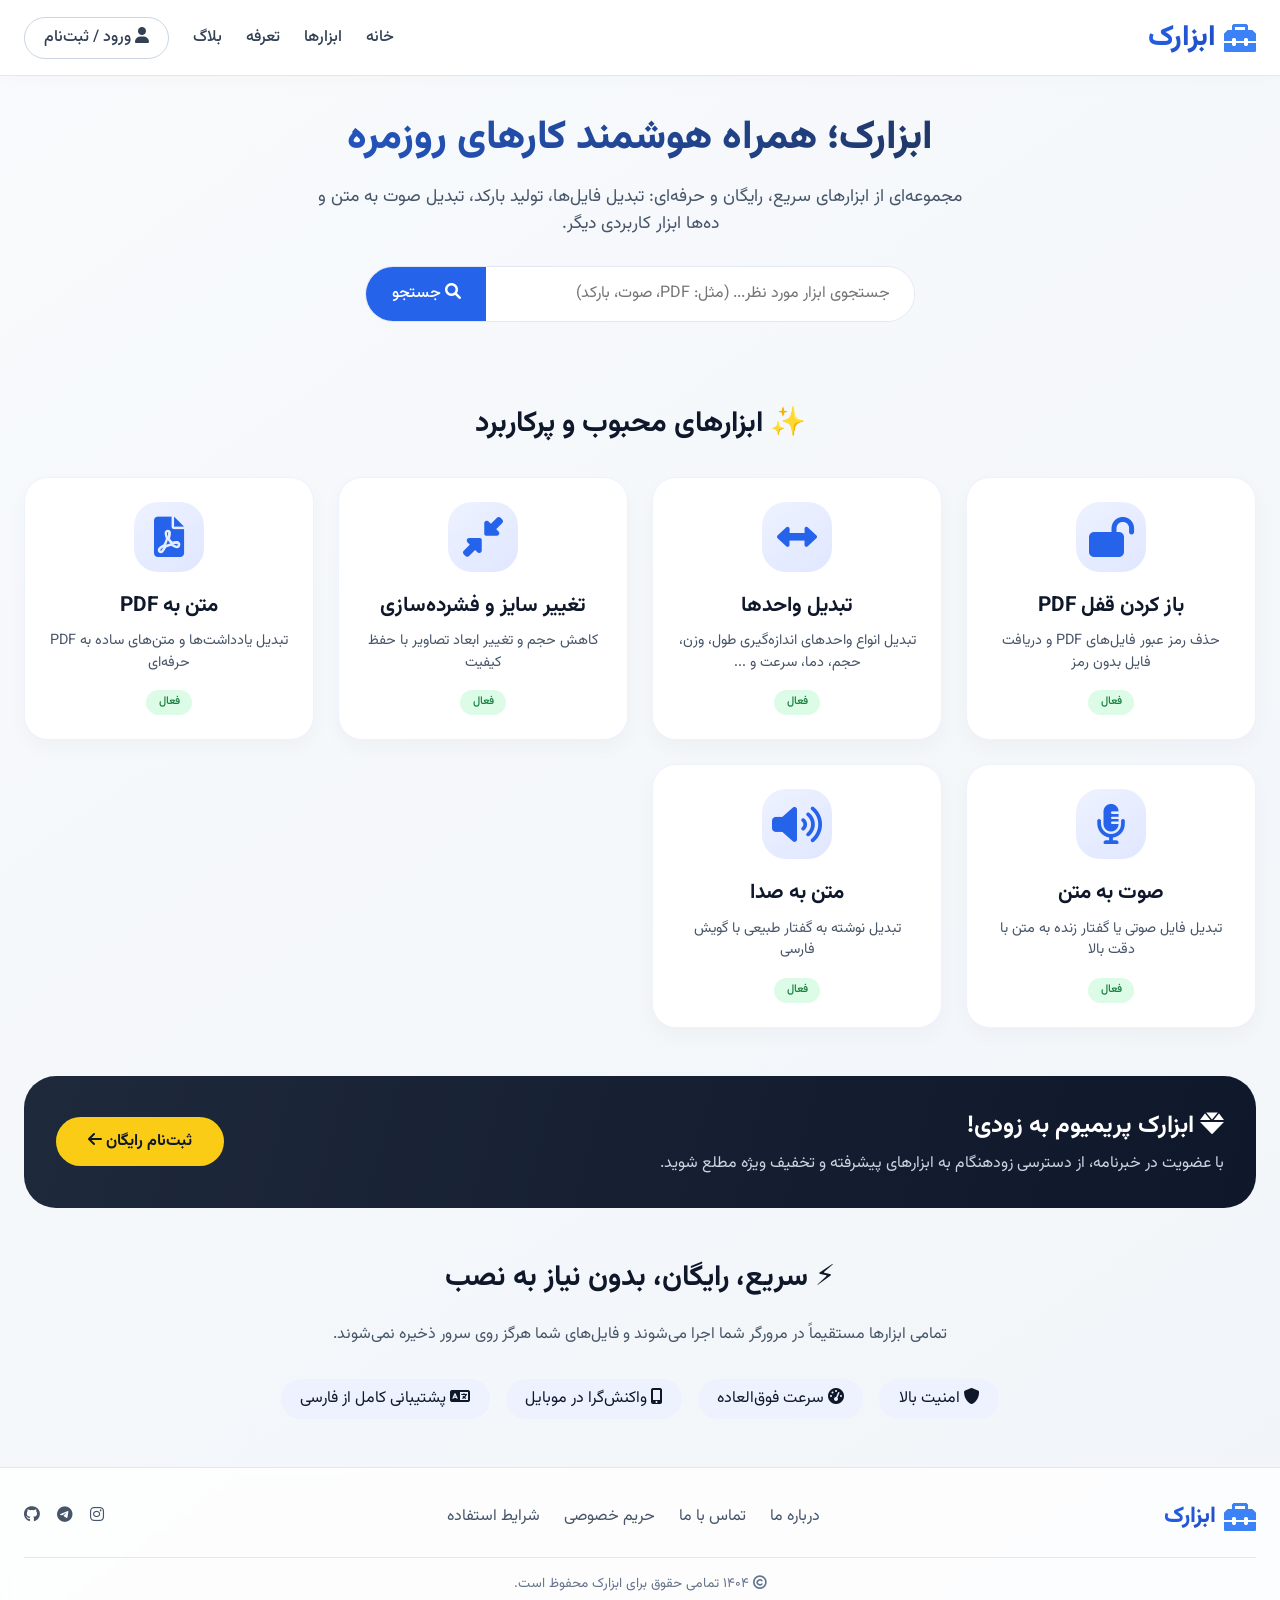
<file: index.html>
<!doctype html>
<html lang="fa" dir="rtl">
  <head>
    <meta charset="UTF-8" />
    <meta
      name="viewport"
      content="width=device-width, initial-scale=1.0, viewport-fit=cover"
    />
    <meta
      name="description"
      content="ابزارک - مجموعه‌ای از ابزارهای کاربردی آنلاین: تبدیل صوت به متن، متن به PDF، ساخت بارکد و کیوآر کد و بسیاری ابزارهای مفید دیگر"
    />
    <meta name="theme-color" content="#3b82f6" />
    <title>ابزارک | مجموعه ابزارهای هوشمند آنلاین</title>
    <link
      rel="stylesheet"
      href="https://cdnjs.cloudflare.com/ajax/libs/font-awesome/6.0.0-beta3/css/all.min.css"
    />
    <link
      href="https://fonts.googleapis.com/css2?family=Vazirmatn:wght@400;500;600;700;800&display=swap"
      rel="stylesheet"
    />
    <style>
      * {
        margin: 0;
        padding: 0;
        box-sizing: border-box;
      }

      html,
      body {
        overflow-x: hidden;
        width: 100%;
        position: relative;
      }

      body {
        font-family: "Vazirmatn", "Tahoma", "Segoe UI", system-ui, sans-serif;
        background: linear-gradient(145deg, #f8fafc 0%, #f1f5f9 100%);
        color: #0f172a;
        line-height: 1.5;
      }

      .container {
        max-width: 1280px;
        margin: 0 auto;
        padding: 0 1.5rem;
        width: 100%;
      }

      /* Header */
      .header {
        background: rgba(255, 255, 255, 0.96);
        backdrop-filter: blur(4px);
        box-shadow: 0 4px 20px rgba(0, 0, 0, 0.02);
        border-bottom: 1px solid #e2e8f0;
        position: sticky;
        top: 0;
        z-index: 50;
        width: 100%;
      }

      .nav {
        display: flex;
        justify-content: space-between;
        align-items: center;
        padding: 1rem 0;
        flex-wrap: wrap;
        gap: 1rem;
      }

      .logo {
        display: flex;
        align-items: center;
        gap: 0.5rem;
        font-size: 1.8rem;
        font-weight: 800;
        background: linear-gradient(135deg, #2563eb, #1e40af);
        background-clip: text;
        -webkit-background-clip: text;
        color: transparent;
      }

      .logo i {
        background: none;
        color: #3b82f6;
        font-size: 2rem;
      }

      .nav-links {
        display: flex;
        gap: 1.5rem;
        align-items: center;
        flex-wrap: wrap;
      }

      .nav-links a {
        text-decoration: none;
        font-weight: 500;
        color: #334155;
        transition: 0.2s;
        font-size: 1rem;
      }

      .nav-links a:hover {
        color: #2563eb;
      }

      .btn-outline {
        border: 1px solid #cbd5e1;
        padding: 0.5rem 1.2rem;
        border-radius: 2rem;
        background: white;
        text-decoration: none;
      }

      .btn-outline:hover {
        background: #f1f5f9;
      }

      /* Hero */
      .hero {
        padding: 2rem 0 3rem;
        text-align: center;
      }

      .hero h1 {
        font-size: 2.5rem;
        font-weight: 800;
        background: linear-gradient(to left, #1e293b, #2563eb);
        background-clip: text;
        -webkit-background-clip: text;
        color: transparent;
        margin-bottom: 1rem;
      }

      .hero p {
        font-size: 1.1rem;
        color: #475569;
        max-width: 680px;
        margin: 0 auto 1.8rem;
        padding: 0 1rem;
      }

      .search-tools {
        max-width: 550px;
        margin: 0 auto;
        display: flex;
        background: white;
        border-radius: 3rem;
        border: 1px solid #e2e8f0;
        overflow: hidden;
      }

      .search-tools input {
        flex: 1;
        padding: 0.9rem 1.5rem;
        border: none;
        font-family: inherit;
        font-size: 1rem;
        outline: none;
      }

      .search-tools button {
        background: #2563eb;
        border: none;
        padding: 0 1.6rem;
        color: white;
        font-size: 1rem;
        cursor: pointer;
        font-family: inherit;
        font-weight: 500;
        transition: 0.2s;
      }
      .search-tools button:hover {
        background: #1d4ed8;
      }

      /* Section */
      .section-title {
        font-size: 1.8rem;
        font-weight: 700;
        margin: 2rem 0 1.5rem;
        text-align: center;
        width: 100%;
      }

      .tools-grid {
        display: grid;
        grid-template-columns: repeat(auto-fill, minmax(280px, 1fr));
        gap: 1.5rem;
        margin: 2rem 0 3rem;
      }

      .tool-link {
        text-decoration: none;
        color: inherit;
        display: block;
      }
      .tool-card {
        background: white;
        border-radius: 1.5rem;
        padding: 1.5rem;
        transition: all 0.25s ease;
        box-shadow: 0 8px 20px rgba(0, 0, 0, 0.03);
        border: 1px solid #eef2ff;
        text-align: center;
        height: 100%;
      }
      .tool-link:hover .tool-card {
        transform: translateY(-6px);
        box-shadow: 0 20px 30px -12px rgba(0, 0, 0, 0.1);
        border-color: #bfdbfe;
      }

      .tool-icon {
        font-size: 2.5rem;
        background: linear-gradient(145deg, #eef2ff, #e0e7ff);
        width: 70px;
        height: 70px;
        display: flex;
        align-items: center;
        justify-content: center;
        border-radius: 1.5rem;
        margin: 0 auto 1.2rem;
        color: #2563eb;
      }

      .tool-card h3 {
        font-size: 1.3rem;
        font-weight: 700;
        margin-bottom: 0.5rem;
        color: #0f172a;
      }

      .tool-card p {
        color: #475569;
        font-size: 0.9rem;
        margin-bottom: 1rem;
      }

      .badge {
        display: inline-block;
        background: #e2e8f0;
        padding: 0.25rem 0.8rem;
        border-radius: 2rem;
        font-size: 0.7rem;
        font-weight: 500;
        color: #334155;
      }
      .badge-active {
        background: #dcfce7;
        color: #15803d;
      }

      .no-results {
        text-align: center;
        padding: 3rem;
        background: white;
        border-radius: 2rem;
        color: #64748b;
        margin: 2rem 0;
        grid-column: 1 / -1;
      }

      /* Feature banner */
      .feature-banner {
        background: linear-gradient(105deg, #1e293b 0%, #0f172a 100%);
        border-radius: 2rem;
        padding: 2rem;
        margin: 2rem 0 3rem;
        display: flex;
        flex-wrap: wrap;
        align-items: center;
        justify-content: space-between;
        gap: 1.5rem;
      }

      .feature-text h3 {
        font-size: 1.5rem;
        font-weight: 700;
        color: white;
        margin-bottom: 0.5rem;
      }

      .feature-text p {
        color: #cbd5e1;
      }

      .feature-btn {
        background: #facc15;
        color: #0f172a;
        padding: 0.8rem 2rem;
        border-radius: 3rem;
        font-weight: 700;
        text-decoration: none;
        display: inline-block;
      }

      /* News Ticker (فقط ویندوز - با ریسپانسیو برای موبایل) */
      .news-ticker {
        background: #0f172a;
        color: #f1f5f9;
        padding: 0.75rem 0;
        border-top: 1px solid #334155;
        border-bottom: 1px solid #334155;
        margin-bottom: 2rem;
        direction: ltr;
        overflow-x: auto;
        overflow-y: hidden;
        white-space: nowrap;
        position: relative;
        -webkit-overflow-scrolling: touch;
        cursor: grab;
      }
      .news-ticker .ticker-content {
        display: inline-block;
        animation: tickerScroll 35s linear infinite;
        padding-left: 100%;
      }
      .news-ticker .ticker-item {
        display: inline-block;
        margin-left: 3rem;
        font-size: 0.9rem;
        direction: rtl;
        font-family: "Vazirmatn", sans-serif;
      }
      .news-ticker .ticker-item i {
        margin-left: 0.5rem;
        color: #3b82f6;
      }
      .news-ticker .ticker-item strong {
        color: #facc15;
      }
      @keyframes tickerScroll {
        0% {
          transform: translateX(0);
        }
        100% {
          transform: translateX(-100%);
        }
      }

      /* حالت ریسپانسیو برای موبایل و تبلت: انیمیشن خودکار حذف، اسکرول دستی فعال */
      @media (max-width: 768px) {
        .news-ticker .ticker-content {
          animation: none; /* حرکت خودکار غیرفعال */
          white-space: nowrap; /* نگه داشتن در یک خط برای اسکرول افقی */
          padding-left: 0; /* حذف padding اضافی */
        }
        .news-ticker {
          overflow-x: auto;
          white-space: nowrap;
          cursor: grab;
        }
        .news-ticker .ticker-item {
          font-size: 0.8rem; /* فونت کمی کوچکتر */
          margin-left: 1.8rem;
        }
        /* مخفی کردن اسکرول بار در برخی مرورگرها (اختیاری) */
        .news-ticker::-webkit-scrollbar {
          height: 4px;
        }
        .news-ticker::-webkit-scrollbar-track {
          background: #1e293b;
        }
        .news-ticker::-webkit-scrollbar-thumb {
          background: #3b82f6;
          border-radius: 4px;
        }
      }

      /* Footer */
      .footer {
        background: #ffffffcc;
        backdrop-filter: blur(4px);
        border-top: 1px solid #e2e8f0;
        margin-top: 3rem;
        padding: 2rem 0 1.5rem;
        width: 100%;
      }

      .footer-content {
        display: flex;
        flex-wrap: wrap;
        justify-content: space-between;
        align-items: center;
        gap: 1rem;
      }

      .footer-links {
        display: flex;
        gap: 1.5rem;
        flex-wrap: wrap;
      }

      .footer-links a,
      .footer-content a {
        text-decoration: none;
        color: #475569;
      }

      .copyright {
        text-align: center;
        color: #64748b;
        font-size: 0.85rem;
        margin-top: 1.5rem;
        padding-top: 1rem;
        border-top: 1px solid #e2e8f0;
      }

      @media (max-width: 700px) {
        .hero h1 {
          font-size: 1.8rem;
        }
        .hero p {
          font-size: 1rem;
        }
        .nav {
          flex-direction: column;
          text-align: center;
        }
        .nav-links {
          justify-content: center;
        }
        .section-title {
          font-size: 1.5rem;
        }
        .tools-grid {
          grid-template-columns: 1fr;
          gap: 1rem;
        }
        .feature-banner {
          text-align: center;
          justify-content: center;
        }
        .container {
          padding: 0 1rem;
        }
      }

      @media (max-width: 480px) {
        .tool-icon {
          width: 55px;
          height: 55px;
          font-size: 2rem;
        }
      }
    </style>
  </head>
  <body>
    <header class="header">
      <div class="container">
        <div class="nav">
          <div class="logo">
            <i class="fas fa-toolbox"></i>
            <span>ابزارک</span>
          </div>
          <div class="nav-links">
            <a href="index.html">خانه</a>
            <a href="#">ابزارها</a>
            <a href="#">تعرفه</a>
            <a href="blog.html">بلاگ</a>
            <a href="#" class="btn-outline"
              ><i class="fas fa-user"></i> ورود / ثبت‌نام</a
            >
          </div>
        </div>
      </div>
    </header>

    <main>
      <div class="container">
        <section class="hero">
          <h1>ابزارک؛ همراه هوشمند کارهای روزمره</h1>
          <p>
            مجموعه‌ای از ابزارهای سریع، رایگان و حرفه‌ای: تبدیل فایل‌ها، تولید
            بارکد، تبدیل صوت به متن و ده‌ها ابزار کاربردی دیگر.
          </p>
          <div class="search-tools">
            <input
              type="text"
              id="searchInput"
              placeholder="جستجوی ابزار مورد نظر... (مثل: PDF، صوت، بارکد)"
            />
            <button id="searchBtn"><i class="fas fa-search"></i> جستجو</button>
          </div>
        </section>

        <h2 class="section-title">✨ ابزارهای محبوب و پرکاربرد</h2>
        <div class="tools-grid" id="toolsGrid">
          <a
            href="unlock-pdf.html"
            class="tool-link"
            data-tool-name="باز کردن قفل PDF"
            data-tool-desc="حذف رمز عبور فایل‌های PDF و دریافت فایل باز شده"
          >
            <div class="tool-card">
              <div class="tool-icon"><i class="fas fa-lock-open"></i></div>
              <h3>باز کردن قفل PDF</h3>
              <p>حذف رمز عبور فایل‌های PDF و دریافت فایل بدون رمز</p>
              <div class="badge badge-active">فعال</div>
            </div>
          </a>

          <a
            href="tools/unit-converter.html"
            class="tool-link"
            data-tool-name="تبدیل واحدهای اندازه‌گیری"
            data-tool-desc="تبدیل واحدهای طول، وزن، حجم، دما، سرعت و ..."
          >
            <div class="tool-card">
              <div class="tool-icon"><i class="fas fa-arrows-alt-h"></i></div>
              <h3>تبدیل واحدها</h3>
              <p>
                تبدیل انواع واحدهای اندازه‌گیری طول، وزن، حجم، دما، سرعت و ...
              </p>
              <div class="badge badge-active">فعال</div>
            </div>
          </a>

          <a
            href="tools/resize-compress-image.html"
            class="tool-link"
            data-tool-name="تغییر سایز و فشرده‌سازی تصویر"
            data-tool-desc="کاهش حجم و تغییر ابعاد تصاویر بدون افت کیفیت"
          >
            <div class="tool-card">
              <div class="tool-icon"><i class="fas fa-compress-alt"></i></div>
              <h3>تغییر سایز و فشرده‌سازی</h3>
              <p>کاهش حجم و تغییر ابعاد تصاویر با حفظ کیفیت</p>
              <div class="badge badge-active">فعال</div>
            </div>
          </a>

          <a
            href="tools/text-to-pdf.html"
            class="tool-link"
            data-tool-name="متن به PDF"
            data-tool-desc="تبدیل یادداشت‌ها و متن‌های ساده به PDF حرفه‌ای"
          >
            <div class="tool-card">
              <div class="tool-icon"><i class="fas fa-file-pdf"></i></div>
              <h3>متن به PDF</h3>
              <p>تبدیل یادداشت‌ها و متن‌های ساده به PDF حرفه‌ای</p>
              <div class="badge badge-active">فعال</div>
            </div>
          </a>

          <a
            href="tools/speech-to-text.html"
            class="tool-link"
            data-tool-name="صوت به متن"
            data-tool-desc="تبدیل فایل صوتی یا گفتار زنده به متن با دقت بالا"
          >
            <div class="tool-card">
              <div class="tool-icon"><i class="fas fa-microphone-alt"></i></div>
              <h3>صوت به متن</h3>
              <p>تبدیل فایل صوتی یا گفتار زنده به متن با دقت بالا</p>
              <div class="badge badge-active">فعال</div>
            </div>
          </a>

          <a
            href="tools/text-to-speech.html"
            class="tool-link"
            data-tool-name="متن به صدا"
            data-tool-desc="تبدیل نوشته به گفتار طبیعی با گویش فارسی"
          >
            <div class="tool-card">
              <div class="tool-icon"><i class="fas fa-volume-high"></i></div>
              <h3>متن به صدا</h3>
              <p>تبدیل نوشته به گفتار طبیعی با گویش فارسی</p>
              <div class="badge badge-active">فعال</div>
            </div>
          </a>
        </div>

        <div class="feature-banner">
          <div class="feature-text">
            <h3><i class="fas fa-gem"></i> ابزارک پریمیوم به زودی!</h3>
            <p>
              با عضویت در خبرنامه، از دسترسی زودهنگام به ابزارهای پیشرفته و
              تخفیف ویژه مطلع شوید.
            </p>
          </div>
          <a href="#" class="feature-btn" id="newsletterBtn"
            >ثبت‌نام رایگان <i class="fas fa-arrow-left"></i
          ></a>
        </div>

        <div style="margin: 2rem 0 0.5rem">
          <h2 class="section-title">⚡ سریع، رایگان، بدون نیاز به نصب</h2>
          <p
            style="
              text-align: center;
              color: #475569;
              max-width: 700px;
              margin: 0 auto 2rem auto;
            "
          >
            تمامی ابزارها مستقیماً در مرورگر شما اجرا می‌شوند و فایل‌های شما
            هرگز روی سرور ذخیره نمی‌شوند.
          </p>
        </div>
        <div
          style="
            display: flex;
            flex-wrap: wrap;
            gap: 1rem;
            justify-content: center;
            margin-bottom: 2rem;
          "
        >
          <div
            style="
              background: #eef2ff;
              border-radius: 3rem;
              padding: 0.5rem 1.2rem;
            "
          >
            <i class="fas fa-shield-alt"></i> امنیت بالا
          </div>
          <div
            style="
              background: #eef2ff;
              border-radius: 3rem;
              padding: 0.5rem 1.2rem;
            "
          >
            <i class="fas fa-tachometer-alt"></i> سرعت فوق‌العاده
          </div>
          <div
            style="
              background: #eef2ff;
              border-radius: 3rem;
              padding: 0.5rem 1.2rem;
            "
          >
            <i class="fas fa-mobile-alt"></i> واکنش‌گرا در موبایل
          </div>
          <div
            style="
              background: #eef2ff;
              border-radius: 3rem;
              padding: 0.5rem 1.2rem;
            "
          >
            <i class="fas fa-language"></i> پشتیبانی کامل از فارسی
          </div>
        </div>
      </div>
    </main>

    <!-- نوار اخبار (فقط در ویندوز - اما در موبایل هم نمایش داده می‌شود ولی با اسکرول دستی) -->
    <div id="newsTickerContainer" class="news-ticker" style="display: none">
      <div class="ticker-content" id="tickerContent"></div>
    </div>

    <footer class="footer">
      <div class="container">
        <div class="footer-content">
          <div class="logo" style="font-size: 1.4rem">
            <i class="fas fa-toolbox"></i> ابزارک
          </div>
          <div class="footer-links">
            <a href="#">درباره ما</a>
            <a href="#">تماس با ما</a>
            <a href="#">حریم خصوصی</a>
            <a href="#">شرایط استفاده</a>
          </div>
          <div>
            <a href="#" style="margin-left: 0.8rem"
              ><i class="fab fa-instagram"></i
            ></a>
            <a href="#" style="margin-left: 0.8rem"
              ><i class="fab fa-telegram"></i
            ></a>
            <a href="#"><i class="fab fa-github"></i></a>
          </div>
        </div>
        <div class="copyright">
          <i class="far fa-copyright"></i> ۱۴۰۴ تمامی حقوق برای ابزارک محفوظ
          است.
        </div>
      </div>
    </footer>

    <script>
      (function () {
        // ---------- جستجو ----------
        const searchInput = document.getElementById("searchInput");
        const searchBtn = document.getElementById("searchBtn");
        const toolsGrid = document.getElementById("toolsGrid");
        const allTools = Array.from(document.querySelectorAll(".tool-link"));

        function filterTools(searchTerm) {
          const term = searchTerm.trim().toLowerCase();
          let hasVisible = false;

          allTools.forEach((tool) => {
            const title =
              tool.getAttribute("data-tool-name") ||
              tool.querySelector("h3")?.innerText ||
              "";
            const desc =
              tool.getAttribute("data-tool-desc") ||
              tool.querySelector("p")?.innerText ||
              "";
            const matches =
              term === "" || title.includes(term) || desc.includes(term);

            if (matches) {
              tool.style.display = "";
              hasVisible = true;
            } else {
              tool.style.display = "none";
            }
          });

          const existingMsg = document.querySelector(".no-results");
          if (existingMsg) existingMsg.remove();

          if (!hasVisible && term !== "") {
            const noResultMsg = document.createElement("div");
            noResultMsg.className = "no-results";
            noResultMsg.innerHTML = `<i class="fas fa-search"></i> هیچ ابزاری با عبارت «${term}» یافت نشد.<br>لطفاً عبارت دیگری جستجو کنید.`;
            toolsGrid.appendChild(noResultMsg);
          }
        }

        function performSearch() {
          filterTools(searchInput.value);
        }

        searchBtn.addEventListener("click", performSearch);
        searchInput.addEventListener("keypress", (e) => {
          if (e.key === "Enter") performSearch();
        });

        // ---------- خبرنامه و لینک‌های غیرفعال ----------
        const newsletterBtn = document.getElementById("newsletterBtn");
        if (newsletterBtn) {
          newsletterBtn.addEventListener("click", (e) => {
            e.preventDefault();
            alert("📧 به زودی صفحه عضویت در خبرنامه فعال می‌شود.");
          });
        }

        const headerLinks = document.querySelectorAll(
          ".nav-links a, .footer-links a, .footer-content a",
        );
        headerLinks.forEach((link) => {
          if (link.getAttribute("href") === "#") {
            link.addEventListener("click", (e) => {
              e.preventDefault();
              alert("🔧 این بخش در حال آماده‌سازی است.");
            });
          }
        });

        // ---------- نوار اخبار (فقط ویندوز) ----------
        function isWindows() {
          return navigator.userAgent.indexOf("Windows") !== -1;
        }

        const newsItems = [
          {
            icon: "fas fa-newspaper",
            text: "✨ ابزار جدید: «تبدیل واحدها» اضافه شد!",
            highlight: true,
          },
          {
            icon: "fas fa-magic",
            text: "🎨 ابزار «تغییر سایز و فشرده‌سازی تصویر» در دسترس است.",
          },
          {
            icon: "fas fa-microphone",
            text: "🎤 ابزار «صوت به متن» با قابلیت تشخیص زبان فارسی بهبود یافت.",
          },
          {
            icon: "fas fa-file-pdf",
            text: "📄 ابزار «متن به PDF» اکنون از فونت فارسی پشتیبانی می‌کند.",
          },
          {
            icon: "fas fa-chart-line",
            text: "📈 به زودی: ابزار تحلیل سئو و کلمات کلیدی.",
          },
          {
            icon: "fas fa-calendar-alt",
            text: "🗓️ آپدیت بعدی: ۱۵ تیرماه - اضافه شدن ابزار ساخت پست اینستاگرامی.",
          },
        ];

        function buildTicker() {
          const container = document.getElementById("newsTickerContainer");
          const tickerContent = document.getElementById("tickerContent");
          if (!container || !tickerContent) return;

          // در ویندوز نمایش بده (اختیاری: حتی اگر ویندوز نباشد هم می‌توان نمایش داد ولی کاربر خواسته فقط ویندوز)
          if (isWindows()) {
            container.style.display = "block";
            let html = "";
            newsItems.forEach((item) => {
              const highlightStyle = item.highlight
                ? 'style="color: #facc15;"'
                : "";
              html += `<span class="ticker-item"><i class="${item.icon}"></i> <span ${highlightStyle}>${item.text}</span></span>`;
            });
            tickerContent.innerHTML = html;
          } else {
            container.style.display = "none";
          }
        }

        buildTicker();
      })();
    </script>
  </body>
</html>
</file>
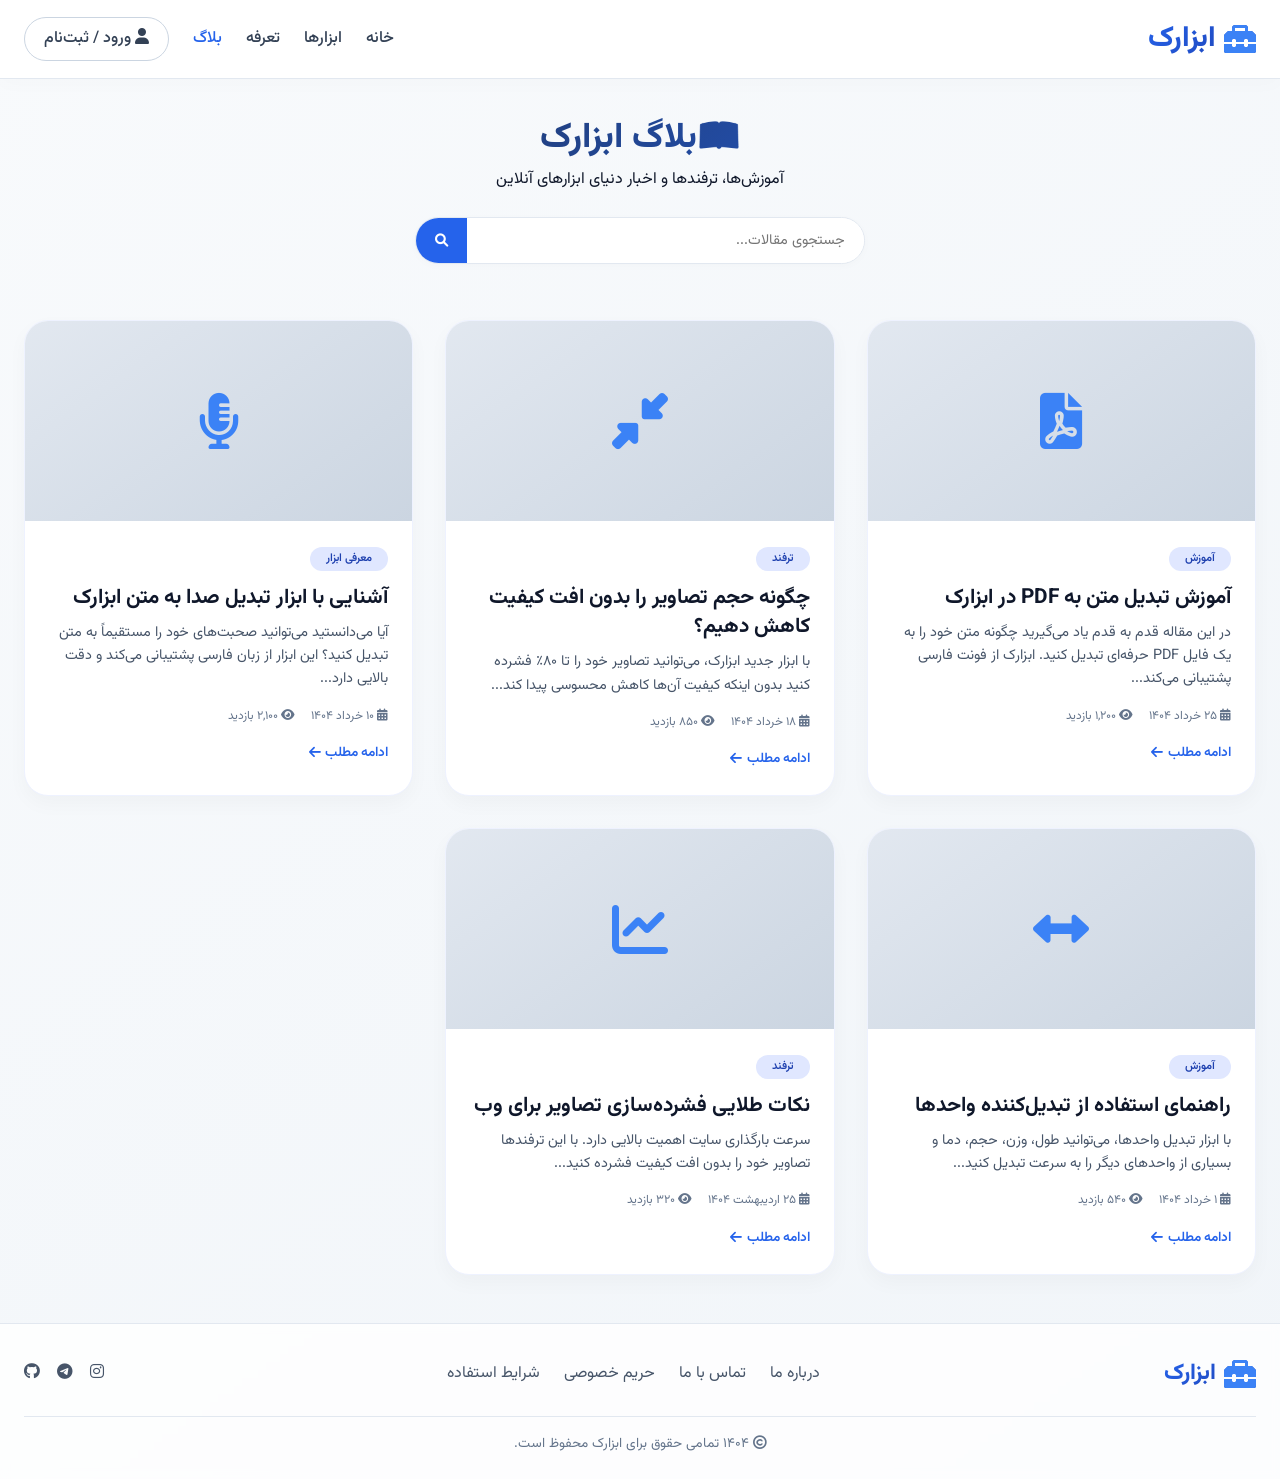
<file: blog.html>
<!doctype html>
<html lang="fa" dir="rtl">
  <head>
    <meta charset="UTF-8" />
    <meta
      name="viewport"
      content="width=device-width, initial-scale=1.0, viewport-fit=cover"
    />
    <meta
      name="description"
      content="بلاگ ابزارک - مقالات آموزشی، ترفندها و معرفی ابزارهای آنلاین"
    />
    <title>بلاگ | ابزارک</title>
    <link
      rel="stylesheet"
      href="https://cdnjs.cloudflare.com/ajax/libs/font-awesome/6.0.0-beta3/css/all.min.css"
    />
    <link
      href="https://fonts.googleapis.com/css2?family=Vazirmatn:wght@400;500;600;700;800&display=swap"
      rel="stylesheet"
    />
    <style>
      * {
        margin: 0;
        padding: 0;
        box-sizing: border-box;
      }
      body {
        font-family: "Vazirmatn", "Tahoma", sans-serif;
        background: linear-gradient(145deg, #f8fafc 0%, #f1f5f9 100%);
        color: #0f172a;
        line-height: 1.6;
      }
      .container {
        max-width: 1280px;
        margin: 0 auto;
        padding: 0 1.5rem;
      }
      /* Header */
      .header {
        background: rgba(255, 255, 255, 0.96);
        backdrop-filter: blur(4px);
        box-shadow: 0 4px 20px rgba(0, 0, 0, 0.02);
        border-bottom: 1px solid #e2e8f0;
        position: sticky;
        top: 0;
        z-index: 50;
      }
      .nav {
        display: flex;
        justify-content: space-between;
        align-items: center;
        padding: 1rem 0;
        flex-wrap: wrap;
        gap: 1rem;
      }
      .logo {
        display: flex;
        align-items: center;
        gap: 0.5rem;
        font-size: 1.8rem;
        font-weight: 800;
        background: linear-gradient(135deg, #2563eb, #1e40af);
        background-clip: text;
        -webkit-background-clip: text;
        color: transparent;
      }
      .logo i {
        color: #3b82f6;
        background: none;
        font-size: 2rem;
      }
      .nav-links {
        display: flex;
        gap: 1.5rem;
        flex-wrap: wrap;
        align-items: center;
      }
      .nav-links a {
        text-decoration: none;
        font-weight: 500;
        color: #334155;
        transition: 0.2s;
      }
      .nav-links a:hover,
      .nav-links a.active {
        color: #2563eb;
      }
      .btn-outline {
        border: 1px solid #cbd5e1;
        padding: 0.5rem 1.2rem;
        border-radius: 2rem;
        background: white;
      }
      /* Blog Hero */
      .blog-hero {
        text-align: center;
        padding: 2rem 0 1.5rem;
      }
      .blog-hero h1 {
        font-size: 2.2rem;
        font-weight: 800;
        background: linear-gradient(135deg, #1e293b, #2563eb);
        background-clip: text;
        -webkit-background-clip: text;
        color: transparent;
      }
      .search-blog {
        max-width: 450px;
        margin: 1.5rem auto 0;
        display: flex;
        background: white;
        border-radius: 3rem;
        border: 1px solid #e2e8f0;
        overflow: hidden;
        box-shadow: 0 2px 8px rgba(0, 0, 0, 0.02);
      }
      .search-blog input {
        flex: 1;
        padding: 0.7rem 1.2rem;
        border: none;
        font-family: inherit;
        font-size: 0.9rem;
        outline: none;
      }
      .search-blog button {
        background: #2563eb;
        border: none;
        padding: 0 1.2rem;
        color: white;
        cursor: pointer;
        transition: 0.2s;
      }
      .search-blog button:hover {
        background: #1d4ed8;
      }
      /* Blog Grid */
      .blog-grid {
        display: grid;
        grid-template-columns: repeat(auto-fill, minmax(330px, 1fr));
        gap: 2rem;
        margin: 2rem 0 3rem;
      }
      .blog-card {
        background: white;
        border-radius: 1.5rem;
        overflow: hidden;
        transition: all 0.3s ease;
        box-shadow: 0 8px 20px rgba(0, 0, 0, 0.03);
        border: 1px solid #eef2ff;
      }
      .blog-card:hover {
        transform: translateY(-6px);
        box-shadow: 0 20px 30px -12px rgba(0, 0, 0, 0.1);
        border-color: #bfdbfe;
      }
      .blog-img {
        background: linear-gradient(145deg, #e2e8f0, #cbd5e1);
        height: 200px;
        display: flex;
        align-items: center;
        justify-content: center;
        font-size: 3.5rem;
        color: #3b82f6;
      }
      .blog-content {
        padding: 1.5rem;
      }
      .blog-category {
        display: inline-block;
        background: #e0e7ff;
        color: #1e40af;
        padding: 0.2rem 1rem;
        border-radius: 2rem;
        font-size: 0.7rem;
        font-weight: 600;
        margin-bottom: 0.8rem;
      }
      .blog-title {
        font-size: 1.3rem;
        font-weight: 700;
        margin-bottom: 0.5rem;
        line-height: 1.4;
      }
      .blog-title a {
        text-decoration: none;
        color: #0f172a;
        transition: 0.2s;
      }
      .blog-title a:hover {
        color: #2563eb;
      }
      .blog-excerpt {
        color: #475569;
        font-size: 0.9rem;
        margin-bottom: 1rem;
        line-height: 1.6;
      }
      .blog-meta {
        font-size: 0.75rem;
        color: #64748b;
        display: flex;
        gap: 1rem;
        margin-top: 0.5rem;
      }
      .read-more {
        display: inline-flex;
        align-items: center;
        gap: 0.3rem;
        margin-top: 1rem;
        color: #2563eb;
        font-weight: 600;
        text-decoration: none;
        font-size: 0.85rem;
        transition: 0.2s;
      }
      .read-more i {
        transition: transform 0.2s;
      }
      .read-more:hover i {
        transform: translateX(-4px);
      }
      /* Sidebar (اختیاری - برای آرشیو) */
      .blog-sidebar {
        display: none; /* فعلاً غیرفعال، در صورت نیاز فعال شود */
      }
      /* Footer */
      .footer {
        background: #ffffffcc;
        backdrop-filter: blur(4px);
        border-top: 1px solid #e2e8f0;
        margin-top: 3rem;
        padding: 2rem 0 1.5rem;
      }
      .footer-content {
        display: flex;
        flex-wrap: wrap;
        justify-content: space-between;
        align-items: center;
        gap: 1rem;
      }
      .footer-links {
        display: flex;
        gap: 1.5rem;
        flex-wrap: wrap;
      }
      .footer-links a,
      .footer-content a {
        text-decoration: none;
        color: #475569;
      }
      .copyright {
        text-align: center;
        color: #64748b;
        font-size: 0.85rem;
        margin-top: 1.5rem;
        padding-top: 1rem;
        border-top: 1px solid #e2e8f0;
      }
      @media (max-width: 768px) {
        .nav {
          flex-direction: column;
          text-align: center;
        }
        .nav-links {
          justify-content: center;
        }
        .blog-grid {
          grid-template-columns: 1fr;
          gap: 1.2rem;
        }
        .blog-hero h1 {
          font-size: 1.8rem;
        }
      }
    </style>
  </head>
  <body>
    <header class="header">
      <div class="container">
        <div class="nav">
          <div class="logo">
            <i class="fas fa-toolbox"></i>
            <span>ابزارک</span>
          </div>
          <div class="nav-links">
            <a href="index.html">خانه</a>
            <a href="#">ابزارها</a>
            <a href="#">تعرفه</a>
            <a href="blog.html" class="active">بلاگ</a>
            <a href="#" class="btn-outline"
              ><i class="fas fa-user"></i> ورود / ثبت‌نام</a
            >
          </div>
        </div>
      </div>
    </header>

    <main>
      <div class="container">
        <div class="blog-hero">
          <h1>📖بلاگ ابزارک</h1>
          <p>آموزش‌ها، ترفندها و اخبار دنیای ابزارهای آنلاین</p>
          <div class="search-blog">
            <input
              type="text"
              id="searchInput"
              placeholder="جستجوی مقالات..."
            />
            <button id="searchBtn"><i class="fas fa-search"></i></button>
          </div>
        </div>

        <div class="blog-grid" id="blogGrid">
          <!-- پست‌ها توسط JS از داده‌ها ساخته می‌شوند (برای سهولت نگهداری) -->
        </div>
      </div>
    </main>

    <footer class="footer">
      <div class="container">
        <div class="footer-content">
          <div class="logo" style="font-size: 1.4rem">
            <i class="fas fa-toolbox"></i> ابزارک
          </div>
          <div class="footer-links">
            <a href="#">درباره ما</a>
            <a href="#">تماس با ما</a>
            <a href="#">حریم خصوصی</a>
            <a href="#">شرایط استفاده</a>
          </div>
          <div>
            <a href="#" style="margin-left: 0.8rem"
              ><i class="fab fa-instagram"></i
            ></a>
            <a href="#" style="margin-left: 0.8rem"
              ><i class="fab fa-telegram"></i
            ></a>
            <a href="#"><i class="fab fa-github"></i></a>
          </div>
        </div>
        <div class="copyright">
          <i class="far fa-copyright"></i> ۱۴۰۴ تمامی حقوق برای ابزارک محفوظ
          است.
        </div>
      </div>
    </footer>

    <script>
      // داده‌های پست‌ها (برای نمونه)
      const postsData = [
        {
          id: 1,
          title: "آموزش تبدیل متن به PDF در ابزارک",
          category: "آموزش",
          excerpt:
            "در این مقاله قدم به قدم یاد می‌گیرید چگونه متن خود را به یک فایل PDF حرفه‌ای تبدیل کنید. ابزارک از فونت فارسی پشتیبانی می‌کند...",
          date: "۲۵ خرداد ۱۴۰۴",
          views: "۱,۲۰۰",
          icon: "fa-file-pdf",
          fullContent:
            "<p>برای تبدیل متن به PDF کافی است به صفحه <a href='text-to-pdf.html'>متن به PDF</a> بروید و متن خود را وارد کنید. سپس می‌توانید تنظیمات حاشیه، فونت و کیفیت را تغییر دهید و در نهایت فایل PDF را دانلود کنید.</p><p>این ابزار کاملاً در مرورگر شما اجرا می‌شود و اطلاعات به سرور ارسال نمی‌شود.</p>",
        },
        {
          id: 2,
          title: "چگونه حجم تصاویر را بدون افت کیفیت کاهش دهیم؟",
          category: "ترفند",
          excerpt:
            "با ابزار جدید ابزارک، می‌توانید تصاویر خود را تا ۸۰٪ فشرده کنید بدون اینکه کیفیت آن‌ها کاهش محسوسی پیدا کند...",
          date: "۱۸ خرداد ۱۴۰۴",
          views: "۸۵۰",
          icon: "fa-compress-alt",
          fullContent:
            "<p>ابزار <a href='tools/resize-compress-image.html'>تغییر سایز و فشرده‌سازی تصویر</a> این امکان را می‌دهد تا ابعاد و حجم تصاویر را بهینه کنید. کافی است تصویر را آپلود کرده و عرض/ارتفاع دلخواه یا کیفیت را تنظیم کنید.</p><p>خروجی با فرمت دلخواه (JPEG, PNG, WebP) قابل دانلود است.</p>",
        },
        {
          id: 3,
          title: "آشنایی با ابزار تبدیل صدا به متن ابزارک",
          category: "معرفی ابزار",
          excerpt:
            "آیا می‌دانستید می‌توانید صحبت‌های خود را مستقیماً به متن تبدیل کنید؟ این ابزار از زبان فارسی پشتیبانی می‌کند و دقت بالایی دارد...",
          date: "۱۰ خرداد ۱۴۰۴",
          views: "۲,۱۰۰",
          icon: "fa-microphone-alt",
          fullContent:
            "<p>ابزار <a href='speech-to-text.html'>صوت به متن</a> از Web Speech API استفاده می‌کند و با کلیک روی دکمه میکروفون، صدای شما را به متن تبدیل می‌کند. این ابزار برای جلسات، مصاحبه‌ها و یادداشت‌برداری سریع بسیار مفید است.</p>",
        },
        {
          id: 4,
          title: "راهنمای استفاده از تبدیل‌کننده واحدها",
          category: "آموزش",
          excerpt:
            "با ابزار تبدیل واحدها، می‌توانید طول، وزن، حجم، دما و بسیاری از واحدهای دیگر را به سرعت تبدیل کنید...",
          date: "۱ خرداد ۱۴۰۴",
          views: "۵۴۰",
          icon: "fa-arrows-alt-h",
          fullContent:
            "<p>ابزار <a href='tools/unit-converter.html'>تبدیل واحدها</a> شامل ۱۸ دسته مختلف و بیش از ۱۰۰ واحد است. کافی است مقدار، واحد مبدأ و مقصد را انتخاب کنید تا نتیجه فوری نمایش داده شود.</p>",
        },
        {
          id: 5,
          title: "نکات طلایی فشرده‌سازی تصاویر برای وب",
          category: "ترفند",
          excerpt:
            "سرعت بارگذاری سایت اهمیت بالایی دارد. با این ترفندها تصاویر خود را بدون افت کیفیت فشرده کنید...",
          date: "۲۵ اردیبهشت ۱۴۰۴",
          views: "۳۲۰",
          icon: "fa-chart-line",
          fullContent:
            "<p>استفاده از فرمت WebP، تعیین ابعاد متناسب با نمایشگر و کاهش کیفیت به میزان مناسب (مثلاً ۸۵٪) می‌تواند حجم تصاویر را تا ۷۰٪ کاهش دهد. ابزارک این کار را خودکار انجام می‌دهد.</p>",
        },
      ];

      const blogGrid = document.getElementById("blogGrid");
      const searchInput = document.getElementById("searchInput");
      const searchBtn = document.getElementById("searchBtn");

      function renderPosts(posts) {
        blogGrid.innerHTML = "";
        if (posts.length === 0) {
          blogGrid.innerHTML =
            '<div style="grid-column:1/-1; text-align:center; padding:3rem;">هیچ مقاله‌ای یافت نشد.</div>';
          return;
        }
        posts.forEach((post) => {
          const card = document.createElement("div");
          card.className = "blog-card";
          card.setAttribute("data-title", post.title);
          card.setAttribute("data-category", post.category);
          card.innerHTML = `
                    <div class="blog-img">
                        <i class="fas ${post.icon}"></i>
                    </div>
                    <div class="blog-content">
                        <span class="blog-category">${post.category}</span>
                        <h3 class="blog-title"><a href="post.html?id=${post.id}">${post.title}</a></h3>
                        <p class="blog-excerpt">${post.excerpt}</p>
                        <div class="blog-meta">
                            <span><i class="fas fa-calendar-alt"></i> ${post.date}</span>
                            <span><i class="fas fa-eye"></i> ${post.views} بازدید</span>
                        </div>
                        <a href="post.html?id=${post.id}" class="read-more">ادامه مطلب <i class="fas fa-arrow-left"></i></a>
                    </div>
                `;
          blogGrid.appendChild(card);
        });
      }

      function filterPosts() {
        const term = searchInput.value.trim().toLowerCase();
        if (term === "") {
          renderPosts(postsData);
        } else {
          const filtered = postsData.filter(
            (post) =>
              post.title.toLowerCase().includes(term) ||
              post.category.toLowerCase().includes(term) ||
              post.excerpt.toLowerCase().includes(term),
          );
          renderPosts(filtered);
        }
      }

      searchBtn.addEventListener("click", filterPosts);
      searchInput.addEventListener("keypress", (e) => {
        if (e.key === "Enter") filterPosts();
      });

      renderPosts(postsData);
    </script>
  </body>
</html>
</file>
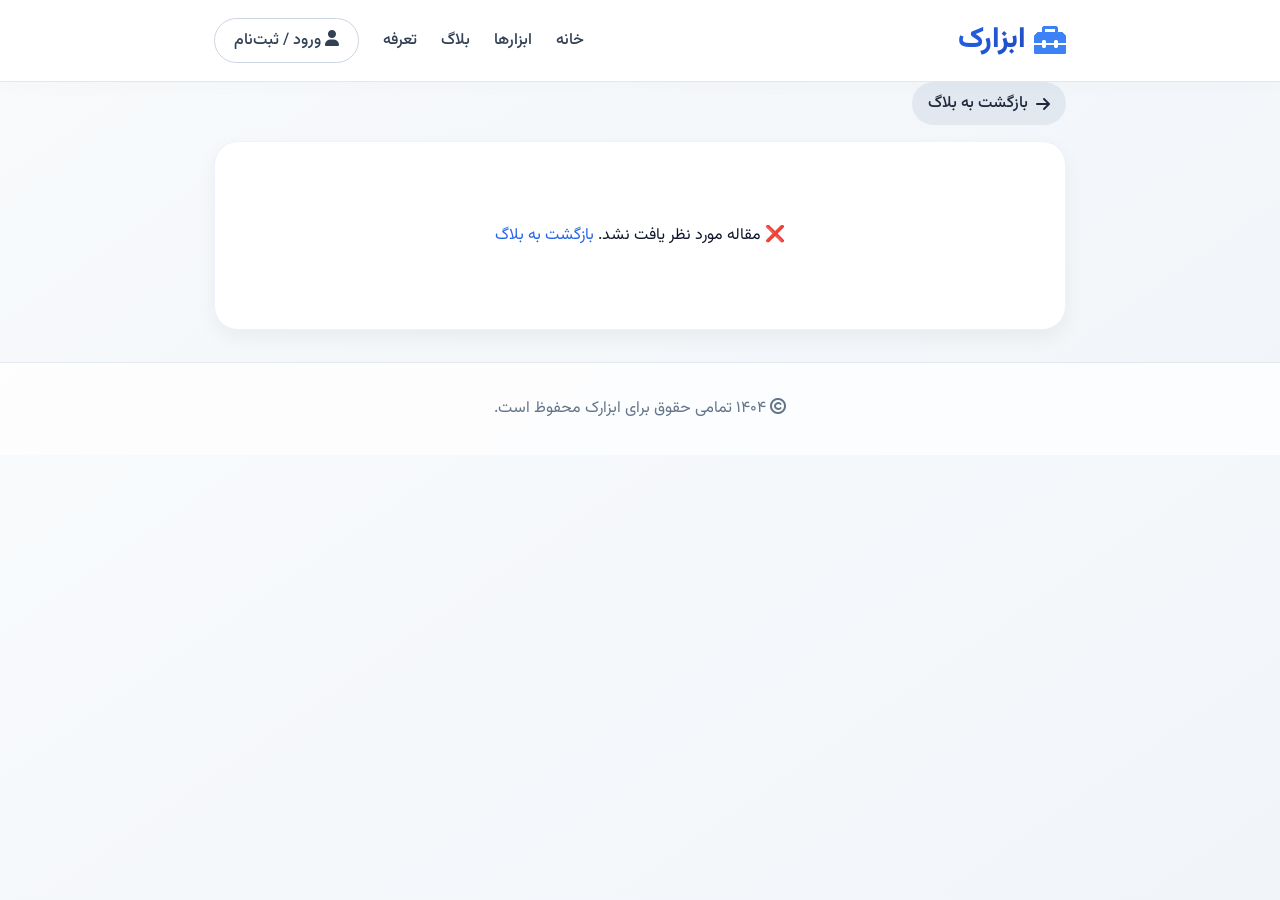
<file: post.html>
<!doctype html>
<html lang="fa" dir="rtl">
  <head>
    <meta charset="UTF-8" />
    <meta
      name="viewport"
      content="width=device-width, initial-scale=1.0, viewport-fit=cover"
    />
    <title>مقاله | ابزارک</title>
    <link
      rel="stylesheet"
      href="https://cdnjs.cloudflare.com/ajax/libs/font-awesome/6.0.0-beta3/css/all.min.css"
    />
    <link
      href="https://fonts.googleapis.com/css2?family=Vazirmatn:wght@400;500;600;700;800&display=swap"
      rel="stylesheet"
    />
    <style>
      * {
        margin: 0;
        padding: 0;
        box-sizing: border-box;
      }
      body {
        font-family: "Vazirmatn", "Tahoma", sans-serif;
        background: linear-gradient(145deg, #f8fafc 0%, #f1f5f9 100%);
        color: #0f172a;
        line-height: 1.7;
      }
      .container {
        max-width: 900px;
        margin: 0 auto;
        padding: 0 1.5rem;
      }
      .header {
        background: rgba(255, 255, 255, 0.96);
        backdrop-filter: blur(4px);
        box-shadow: 0 4px 20px rgba(0, 0, 0, 0.02);
        border-bottom: 1px solid #e2e8f0;
        position: sticky;
        top: 0;
        z-index: 50;
      }
      .nav {
        display: flex;
        justify-content: space-between;
        align-items: center;
        padding: 1rem 0;
        flex-wrap: wrap;
        gap: 1rem;
      }
      .logo {
        display: flex;
        align-items: center;
        gap: 0.5rem;
        font-size: 1.8rem;
        font-weight: 800;
        background: linear-gradient(135deg, #2563eb, #1e40af);
        background-clip: text;
        -webkit-background-clip: text;
        color: transparent;
      }
      .logo i {
        color: #3b82f6;
        font-size: 2rem;
        background: none;
      }
      .nav-links {
        display: flex;
        gap: 1.5rem;
        flex-wrap: wrap;
        align-items: center;
      }
      .nav-links a {
        text-decoration: none;
        font-weight: 500;
        color: #334155;
      }
      .nav-links a:hover {
        color: #2563eb;
      }
      .btn-outline {
        border: 1px solid #cbd5e1;
        padding: 0.5rem 1.2rem;
        border-radius: 2rem;
        background: white;
      }
      .post-header {
        text-align: center;
        padding: 2rem 0 1rem;
      }
      .post-category {
        display: inline-block;
        background: #e0e7ff;
        color: #1e40af;
        padding: 0.2rem 1rem;
        border-radius: 2rem;
        font-size: 0.8rem;
        font-weight: 600;
      }
      .post-title {
        font-size: 2rem;
        font-weight: 800;
        margin: 1rem 0 0.5rem;
        line-height: 1.3;
      }
      .post-meta {
        color: #64748b;
        font-size: 0.85rem;
        display: flex;
        justify-content: center;
        gap: 1rem;
        margin-bottom: 1.5rem;
      }
      .post-content {
        background: white;
        border-radius: 1.5rem;
        padding: 2rem;
        box-shadow: 0 8px 20px rgba(0, 0, 0, 0.05);
        border: 1px solid #eef2ff;
        margin-bottom: 2rem;
      }
      .post-content p {
        margin-bottom: 1rem;
      }
      .post-content a {
        color: #2563eb;
        text-decoration: none;
      }
      .back-link {
        display: inline-flex;
        align-items: center;
        gap: 0.5rem;
        background: #e2e8f0;
        padding: 0.5rem 1rem;
        border-radius: 2rem;
        text-decoration: none;
        color: #1e293b;
        font-weight: 500;
        margin-bottom: 1rem;
      }
      .footer {
        background: #ffffffcc;
        border-top: 1px solid #e2e8f0;
        margin-top: 2rem;
        padding: 2rem 0;
        text-align: center;
        color: #64748b;
      }
      @media (max-width: 768px) {
        .nav {
          flex-direction: column;
          text-align: center;
        }
        .post-title {
          font-size: 1.6rem;
        }
        .post-content {
          padding: 1.2rem;
        }
      }
    </style>
  </head>
  <body>
    <header class="header">
      <div class="container">
        <div class="nav">
          <div class="logo">
            <i class="fas fa-toolbox"></i>
            <span>ابزارک</span>
          </div>
          <div class="nav-links">
            <a href="index.html">خانه</a>
            <a href="#">ابزارها</a>
            <a href="blog.html">بلاگ</a>
            <a href="#">تعرفه</a>
            <a href="#" class="btn-outline"
              ><i class="fas fa-user"></i> ورود / ثبت‌نام</a
            >
          </div>
        </div>
      </div>
    </header>

    <main>
      <div class="container">
        <a href="blog.html" class="back-link"
          ><i class="fas fa-arrow-right"></i> بازگشت به بلاگ</a
        >
        <div id="postContainer" class="post-content">
          <div style="text-align: center; padding: 2rem">
            در حال بارگذاری مقاله...
          </div>
        </div>
      </div>
    </main>

    <footer class="footer">
      <div class="container">
        <p>
          <i class="far fa-copyright"></i> ۱۴۰۴ تمامی حقوق برای ابزارک محفوظ
          است.
        </p>
      </div>
    </footer>

    <script>
      // داده‌های مشابه blog.html (برای نمونه - در دنیای واقعی از API یا دیتابیس می‌خوانیم)
      const postsData = [
        {
          id: 1,
          title: "آموزش تبدیل متن به PDF در ابزارک",
          category: "آموزش",
          date: "۲۵ خرداد ۱۴۰۴",
          views: "۱,۲۰۰",
          fullContent:
            "<p>برای تبدیل متن به PDF کافی است به صفحه <a href='text-to-pdf.html'>متن به PDF</a> بروید و متن خود را وارد کنید. سپس می‌توانید تنظیمات حاشیه، فونت و کیفیت را تغییر دهید و در نهایت فایل PDF را دانلود کنید.</p><p>این ابزار کاملاً در مرورگر شما اجرا می‌شود و اطلاعات به سرور ارسال نمی‌شود.</p><p>همچنین می‌توانید از تنظیمات پیشرفته مانند افزودن هدر و فوتر، شماره صفحه و واترمارک استفاده کنید.</p>",
        },
        {
          id: 2,
          title: "چگونه حجم تصاویر را بدون افت کیفیت کاهش دهیم؟",
          category: "ترفند",
          date: "۱۸ خرداد ۱۴۰۴",
          views: "۸۵۰",
          fullContent:
            "<p>ابزار <a href='tools/resize-compress-image.html'>تغییر سایز و فشرده‌سازی تصویر</a> این امکان را می‌دهد تا ابعاد و حجم تصاویر را بهینه کنید. کافی است تصویر را آپلود کرده و عرض/ارتفاع دلخواه یا کیفیت را تنظیم کنید.</p><p>خروجی با فرمت دلخواه (JPEG, PNG, WebP) قابل دانلود است. برای نتیجه بهتر، کیفیت را بین ۸۰ تا ۹۰ تنظیم کنید.</p>",
        },
        {
          id: 3,
          title: "آشنایی با ابزار تبدیل صدا به متن ابزارک",
          category: "معرفی ابزار",
          date: "۱۰ خرداد ۱۴۰۴",
          views: "۲,۱۰۰",
          fullContent:
            "<p>ابزار <a href='speech-to-text.html'>صوت به متن</a> از Web Speech API استفاده می‌کند و با کلیک روی دکمه میکروفون، صدای شما را به متن تبدیل می‌کند. این ابزار برای جلسات، مصاحبه‌ها و یادداشت‌برداری سریع بسیار مفید است.</p><p>برای بهترین دقت، از میکروفون با کیفیت استفاده کنید و در محیط سکوت صحبت کنید.</p>",
        },
        {
          id: 4,
          title: "راهنمای استفاده از تبدیل‌کننده واحدها",
          category: "آموزش",
          date: "۱ خرداد ۱۴۰۴",
          views: "۵۴۰",
          fullContent:
            "<p>ابزار <a href='tools/unit-converter.html'>تبدیل واحدها</a> شامل ۱۸ دسته مختلف و بیش از ۱۰۰ واحد است. کافی است مقدار، واحد مبدأ و مقصد را انتخاب کنید تا نتیجه فوری نمایش داده شود.</p><p>علاوه بر نتیجه اصلی، جدولی از تبدیل به سایر واحدهای همان دسته نیز نمایش داده می‌شود.</p>",
        },
        {
          id: 5,
          title: "نکات طلایی فشرده‌سازی تصاویر برای وب",
          category: "ترفند",
          date: "۲۵ اردیبهشت ۱۴۰۴",
          views: "۳۲۰",
          fullContent:
            "<p>استفاده از فرمت WebP، تعیین ابعاد متناسب با نمایشگر و کاهش کیفیت به میزان مناسب (مثلاً ۸۵٪) می‌تواند حجم تصاویر را تا ۷۰٪ کاهش دهد. ابزارک این کار را خودکار انجام می‌دهد.</p><p>همچنین برای بهبود سئو، حتماً از متن جایگزین (alt) استفاده کنید.</p>",
        },
      ];

      const urlParams = new URLSearchParams(window.location.search);
      const postId = parseInt(urlParams.get("id"));
      const post = postsData.find((p) => p.id === postId);

      const container = document.getElementById("postContainer");
      if (post) {
        document.title = `${post.title} | ابزارک`;
        container.innerHTML = `
                <div class="post-header">
                    <span class="post-category">${post.category}</span>
                    <h1 class="post-title">${post.title}</h1>
                    <div class="post-meta">
                        <span><i class="fas fa-calendar-alt"></i> ${post.date}</span>
                        <span><i class="fas fa-eye"></i> ${post.views} بازدید</span>
                    </div>
                </div>
                ${post.fullContent}
                <div style="margin-top: 2rem; padding-top: 1rem; border-top: 1px solid #e2e8f0; text-align: center;">
                    <a href="blog.html" class="back-link" style="background: none; border: 1px solid #cbd5e1;">🔙 بازگشت به لیست مقالات</a>
                </div>
            `;
      } else {
        container.innerHTML =
          '<div style="text-align:center; padding:3rem;">❌ مقاله مورد نظر یافت نشد. <a href="blog.html">بازگشت به بلاگ</a></div>';
      }
    </script>
  </body>
</html>
</file>
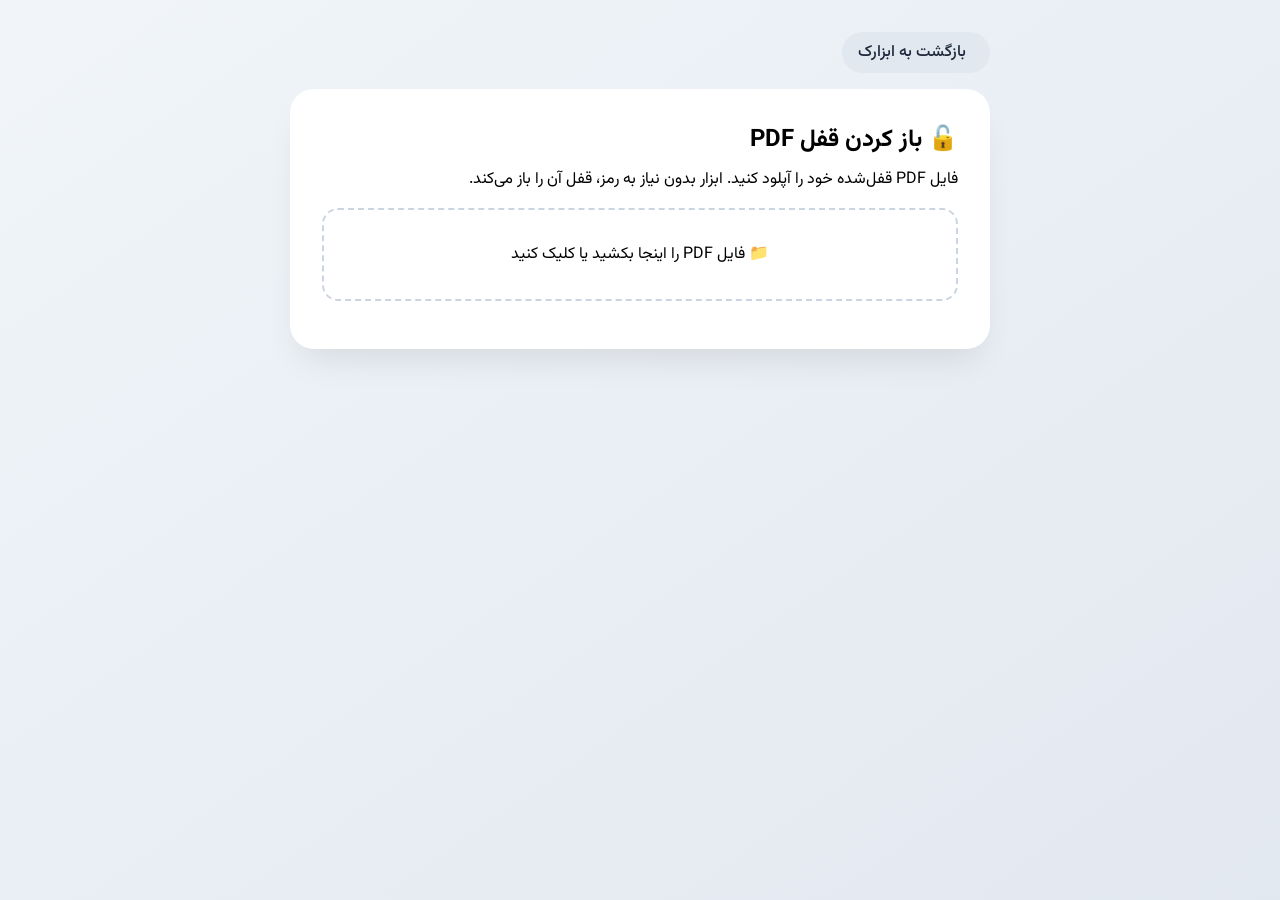
<file: unlock-pdf.html>
<!doctype html>
<html lang="fa" dir="rtl">
  <head>
    <meta charset="UTF-8" />
    <meta name="viewport" content="width=device-width, initial-scale=1.0" />
    <title>باز کردن قفل PDF | ابزارک</title>
    <link
      href="https://fonts.googleapis.com/css2?family=Vazirmatn:wght@400;500;600;700&display=swap"
      rel="stylesheet"
    />
    <style>
      * {
        margin: 0;
        padding: 0;
        box-sizing: border-box;
        font-family: "Vazirmatn", sans-serif;
      }
      body {
        font-family: "Vazirmatn", sans-serif;
        background: linear-gradient(145deg, #f1f5f9 0%, #e2e8f0 100%);
        padding: 2rem;
        min-height: 100vh;
      }
      .container {
        max-width: 700px;
        margin: 0 auto;
      }
      .card {
        background: white;
        border-radius: 1.5rem;
        padding: 2rem;
        box-shadow: 0 20px 35px -12px rgba(0, 0, 0, 0.1);
      }
      .upload-area {
        border: 2px dashed #cbd5e1;
        border-radius: 1rem;
        padding: 2rem;
        text-align: center;
        cursor: pointer;
        transition: 0.2s;
        margin: 1rem 0;
      }
      .upload-area.drag-over {
        border-color: #3b82f6;
        background: #f8fafc;
      }
      button {
        background: #3b82f6;
        color: white;
        border: none;
        padding: 0.75rem 1.5rem;
        border-radius: 2rem;
        font-size: 1rem;
        font-weight: bold;
        cursor: pointer;
        width: 100%;
      }
      button:disabled {
        background: #94a3b8;
        cursor: not-allowed;
      }
      .status {
        margin-top: 1rem;
        padding: 0.75rem;
        border-radius: 1rem;
        text-align: center;
      }
      .status.success {
        background: #dcfce7;
        color: #166534;
      }
      .status.error {
        background: #fee2e2;
        color: #991b1b;
      }
      .status.loading {
        background: #fef9c3;
        color: #854d0e;
      }
      .hidden {
        display: none;
      }
      .flex-buttons {
        display: flex;
        gap: 1rem;
        margin-top: 1rem;
      }
      .back-link {
        display: inline-flex;
        align-items: center;
        gap: 0.5rem;
        background: #e2e8f0;
        padding: 0.5rem 1rem;
        border-radius: 2rem;
        text-decoration: none;
        color: #1e293b;
        font-weight: 500;
        margin-bottom: 1rem;
      }
    </style>
  </head>
  <body>
    <div class="container">
      <a href="index.html" class="back-link"
        ><i class="fas fa-arrow-right"></i> بازگشت به ابزارک</a
      >
      <div class="card">
        <h2 style="margin-bottom: 0.5rem">🔓 باز کردن قفل PDF</h2>
        <p>
          فایل PDF قفل‌شده خود را آپلود کنید. ابزار بدون نیاز به رمز، قفل آن را
          باز می‌کند.
        </p>

        <div id="dropZone" class="upload-area">
          📁 فایل PDF را اینجا بکشید یا کلیک کنید
        </div>
        <input type="file" id="fileInput" accept=".pdf" class="hidden" />

        <button id="unlockBtn" class="hidden">🔓 باز کردن قفل</button>

        <div id="status" class="status hidden"></div>
        <div id="downloadSection" class="hidden">
          <button id="downloadBtn">📥 دانلود فایل بدون قفل</button>
        </div>
      </div>
    </div>

    <script>
      const dropZone = document.getElementById("dropZone");
      const fileInput = document.getElementById("fileInput");
      const unlockBtn = document.getElementById("unlockBtn");
      const statusDiv = document.getElementById("status");
      const downloadSection = document.getElementById("downloadSection");
      const downloadBtn = document.getElementById("downloadBtn");

      let currentFile = null;
      let decryptedBlob = null;

      function updateStatus(text, type) {
        statusDiv.textContent = text;
        statusDiv.className = `status ${type}`;
        statusDiv.classList.remove("hidden");
      }

      function handleFile(file) {
        if (!file || !file.name.endsWith(".pdf")) {
          updateStatus("❌ لطفاً یک فایل PDF معتبر انتخاب کنید.", "error");
          return;
        }
        currentFile = file;
        unlockBtn.classList.remove("hidden");
        updateStatus(
          "✅ فایل انتخاب شد. برای باز کردن قفل کلیک کنید.",
          "success",
        );
        downloadSection.classList.add("hidden");
        decryptedBlob = null;
      }

      dropZone.addEventListener("click", () => fileInput.click());
      dropZone.addEventListener("dragover", (e) => {
        e.preventDefault();
        dropZone.classList.add("drag-over");
      });
      dropZone.addEventListener("dragleave", () =>
        dropZone.classList.remove("drag-over"),
      );
      dropZone.addEventListener("drop", (e) => {
        e.preventDefault();
        dropZone.classList.remove("drag-over");
        const file = e.dataTransfer.files[0];
        handleFile(file);
        fileInput.files = e.dataTransfer.files;
      });
      fileInput.addEventListener("change", (e) => {
        if (e.target.files.length) handleFile(e.target.files[0]);
      });

      unlockBtn.addEventListener("click", async () => {
        if (!currentFile) {
          updateStatus("⚠️ ابتدا یک فایل PDF انتخاب کنید.", "error");
          return;
        }
        unlockBtn.disabled = true;
        updateStatus("🔄 در حال ارسال به سرور و باز کردن قفل...", "loading");

        const formData = new FormData();
        formData.append("file", currentFile);

        try {
          const response = await fetch("http://127.0.0.1:8000/unlock-pdf", {
            method: "POST",
            body: formData,
          });
          if (response.ok) {
            decryptedBlob = await response.blob();
            const url = URL.createObjectURL(decryptedBlob);
            downloadBtn.onclick = () => {
              const a = document.createElement("a");
              a.href = url;
              a.download = currentFile.name.replace(".pdf", "_unlocked.pdf");
              a.click();
            };
            downloadSection.classList.remove("hidden");
            updateStatus(
              "✅ قفل با موفقیت باز شد! فایل قابل دانلود است.",
              "success",
            );
          } else {
            let errorText = "";
            try {
              const err = await response.json();
              errorText = err.detail || "خطای ناشناخته";
            } catch (e) {
              errorText = response.statusText;
            }
            updateStatus(`❌ خطا: ${errorText}`, "error");
          }
        } catch (err) {
          console.error(err);
          updateStatus(
            "❌ اتصال به سرور برقرار نشد. مطمئن شوید سرور پایتون در حال اجراست (python api_server.py)",
            "error",
          );
        } finally {
          unlockBtn.disabled = false;
        }
      });
    </script>
  </body>
</html>
</file>
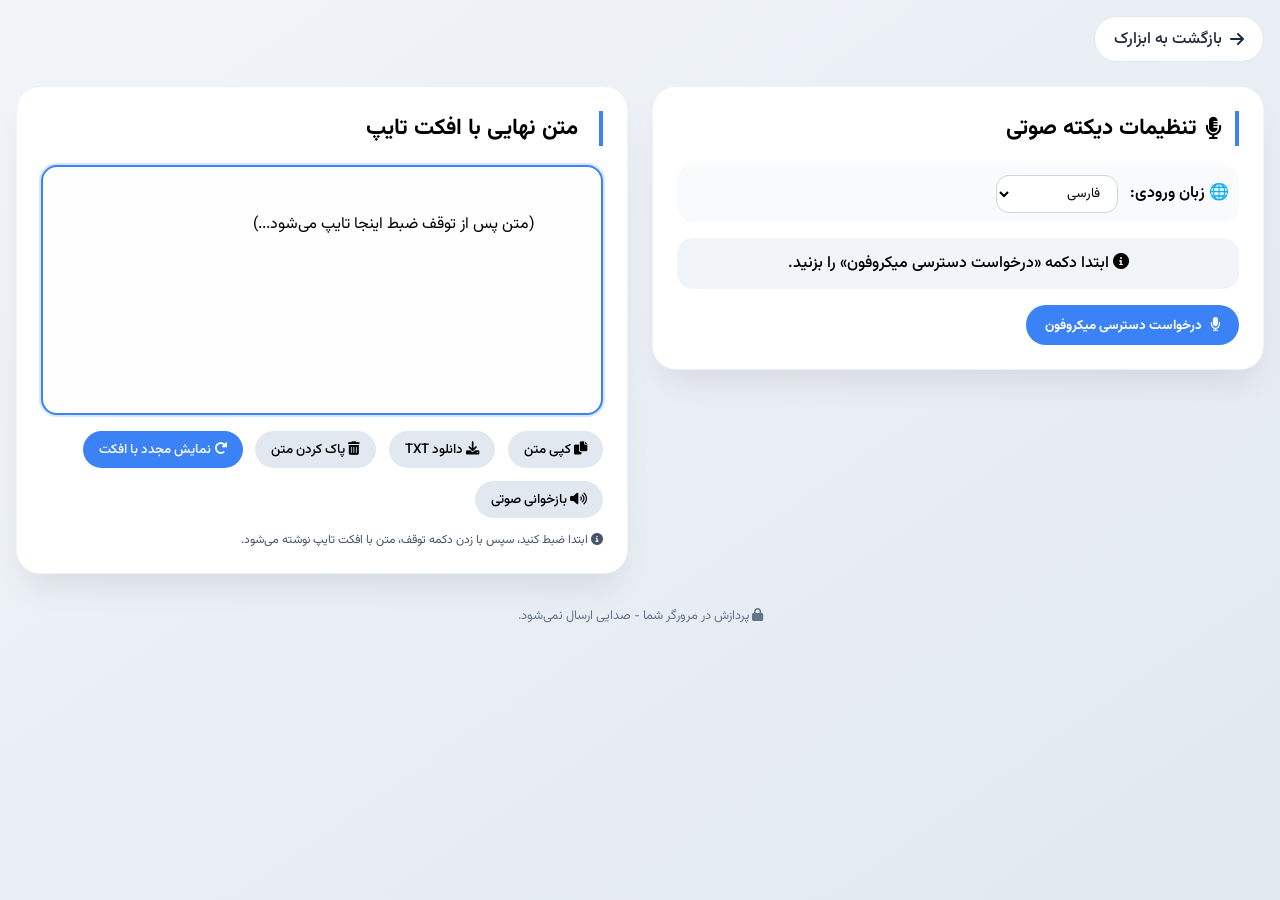
<file: tools/speech-to-text.html>
<!doctype html>
<html lang="fa" dir="rtl">
  <head>
    <meta charset="UTF-8" />
    <meta
      name="viewport"
      content="width=device-width, initial-scale=1.0, viewport-fit=cover"
    />
    <title>دیکته صوتی + افکت تایپ | ابزارک</title>
    <link
      rel="stylesheet"
      href="https://cdnjs.cloudflare.com/ajax/libs/font-awesome/6.0.0-beta3/css/all.min.css"
    />
    <link
      href="https://fonts.googleapis.com/css2?family=Vazirmatn:wght@400;500;600;700;800&display=swap"
      rel="stylesheet"
    />
    <style>
      * {
        margin: 0;
        padding: 0;
        box-sizing: border-box;
      }
      body {
        font-family: "Vazirmatn", "Tahoma", sans-serif;
        background: linear-gradient(145deg, #f1f5f9 0%, #e2e8f0 100%);
        padding: 1rem;
        min-height: 100vh;
      }
      .container {
        max-width: 1400px;
        margin: 0 auto;
      }
      .back-link {
        display: inline-flex;
        align-items: center;
        gap: 0.5rem;
        background: white;
        padding: 0.6rem 1.2rem;
        border-radius: 2rem;
        text-decoration: none;
        color: #1e293b;
        font-weight: 500;
        margin-bottom: 1.5rem;
        border: 1px solid #e2e8f0;
      }
      .back-link:hover {
        background: #f8fafc;
        transform: translateX(-4px);
      }
      .tools-panel {
        display: grid;
        grid-template-columns: 1fr 1fr;
        gap: 1.5rem;
        align-items: start;
      }
      .card {
        background: white;
        border-radius: 1.5rem;
        padding: 1.5rem;
        box-shadow: 0 20px 35px -12px rgba(0, 0, 0, 0.1);
        border: 1px solid #eef2ff;
      }
      h2 {
        font-size: 1.4rem;
        font-weight: 700;
        display: flex;
        align-items: center;
        gap: 0.5rem;
        margin-bottom: 1.2rem;
        border-right: 4px solid #3b82f6;
        padding-right: 0.8rem;
      }
      .control-group {
        display: flex;
        flex-wrap: wrap;
        align-items: center;
        gap: 0.8rem;
        margin-bottom: 1rem;
        background: #f8fafc;
        padding: 0.6rem;
        border-radius: 1rem;
      }
      .control-group label {
        font-weight: 600;
        min-width: 80px;
      }
      select,
      button {
        font-family: inherit;
      }
      select {
        padding: 0.4rem 0.8rem;
        border-radius: 0.8rem;
        border: 1px solid #cbd5e1;
        background: white;
      }
      .microphone-btn {
        background: #3b82f6;
        color: white;
        border: none;
        padding: 0.6rem 1.2rem;
        border-radius: 2rem;
        font-weight: bold;
        cursor: pointer;
        display: inline-flex;
        align-items: center;
        gap: 0.5rem;
      }
      .microphone-btn:hover {
        background: #2563eb;
        transform: scale(1.02);
      }
      .stop-btn {
        background: #dc2626;
      }
      .stop-btn:hover {
        background: #b91c1c;
      }
      .status-wave {
        background: #f1f5f9;
        border-radius: 1rem;
        padding: 0.8rem;
        text-align: center;
        margin: 1rem 0;
        font-weight: 500;
      }
      .result-box {
        background: #fefefe;
        border: 1px solid #e2e8f0;
        border-radius: 1rem;
        padding: 1.2rem;
        min-height: 250px;
        margin: 1rem 0;
        font-size: 1rem;
        line-height: 1.6;
        white-space: pre-wrap;
        word-wrap: break-word;
        font-family: "Vazirmatn", monospace;
      }
      .typewriter-box {
        background: #fefefe;
        border: 2px solid #3b82f6;
        border-radius: 1rem;
        padding: 1.2rem;
        min-height: 250px;
        margin: 1rem 0;
        font-size: 1rem;
        line-height: 1.6;
        white-space: pre-wrap;
        word-wrap: break-word;
        font-family: "Vazirmatn", monospace;
        box-shadow: 0 0 0 2px rgba(59, 130, 246, 0.2);
        transition: all 0.2s;
      }
      .btn-group {
        display: flex;
        gap: 0.8rem;
        flex-wrap: wrap;
        margin-top: 1rem;
      }
      .btn-secondary {
        background: #e2e8f0;
        border: none;
        padding: 0.5rem 1rem;
        border-radius: 2rem;
        font-weight: 500;
        cursor: pointer;
      }
      .btn-secondary:hover {
        background: #cbd5e1;
      }
      .btn-primary {
        background: #3b82f6;
        color: white;
        border: none;
        padding: 0.5rem 1rem;
        border-radius: 2rem;
        font-weight: 500;
        cursor: pointer;
      }
      .btn-primary:hover {
        background: #2563eb;
      }
      .wave-animation i {
        animation: pulse 1s infinite;
      }
      @keyframes pulse {
        0% {
          opacity: 0.3;
          transform: scale(0.9);
        }
        100% {
          opacity: 1;
          transform: scale(1.2);
        }
      }
      @media (max-width: 800px) {
        .tools-panel {
          grid-template-columns: 1fr;
        }
      }
      footer {
        text-align: center;
        margin-top: 2rem;
        color: #64748b;
        font-size: 0.8rem;
      }
    </style>
  </head>
  <body>
    <div class="container">
      <a href="../index.html" class="back-link"
        ><i class="fas fa-arrow-right"></i> بازگشت به ابزارک</a
      >
      <div class="tools-panel">
        <!-- بخش تنظیمات و کنترل -->
        <div class="card">
          <h2><i class="fas fa-microphone-alt"></i> تنظیمات دیکته صوتی</h2>
          <div class="control-group">
            <label>🌐 زبان ورودی:</label>
            <select id="languageSelect">
              <option value="fa-IR">فارسی</option>
              <option value="en-US">انگلیسی (US)</option>
              <option value="en-GB">انگلیسی (UK)</option>
              <option value="ar-EG">عربی</option>
              <option value="tr-TR">ترکی</option>
              <option value="de-DE">آلمانی</option>
              <option value="fr-FR">فرانسوی</option>
              <option value="es-ES">اسپانیایی</option>
            </select>
          </div>
          <div id="permissionStatus" class="status-wave">
            <i class="fas fa-info-circle"></i> ابتدا دکمه «درخواست دسترسی
            میکروفون» را بزنید.
          </div>
          <button id="requestPermissionBtn" class="microphone-btn">
            <i class="fas fa-microphone"></i> درخواست دسترسی میکروفون
          </button>
          <div id="recordingControls" style="display: none; margin-top: 1rem">
            <button id="startRecordBtn" class="microphone-btn">
              <i class="fas fa-play"></i> شروع ضبط
            </button>
            <button id="stopRecordBtn" class="microphone-btn stop-btn" disabled>
              <i class="fas fa-stop"></i> توقف و نمایش با افکت
            </button>
          </div>
          <div id="waveStatus" class="status-wave" style="display: none">
            <i class="fas fa-microphone-alt wave-animation"></i> در حال ضبط...
            صحبت کنید. بعد از توقف، متن با افکت تایپ می‌شود.
          </div>
        </div>

        <!-- بخش نمایش متن با افکت تایپ -->
        <div class="card">
          <h2><i class="fas fa-typewriter"></i> متن نهایی با افکت تایپ</h2>
          <div id="typewriterBox" class="typewriter-box">
            (متن پس از توقف ضبط اینجا تایپ می‌شود...)
          </div>
          <div class="btn-group">
            <button id="copyTextBtn" class="btn-secondary">
              <i class="fas fa-copy"></i> کپی متن
            </button>
            <button id="downloadTxtBtn" class="btn-secondary">
              <i class="fas fa-download"></i> دانلود TXT
            </button>
            <button id="clearTextBtn" class="btn-secondary">
              <i class="fas fa-trash-alt"></i> پاک کردن متن
            </button>
            <button id="replayTypeBtn" class="btn-primary">
              <i class="fas fa-redo-alt"></i> نمایش مجدد با افکت
            </button>
            <button id="readTextBtn" class="btn-secondary">
              <i class="fas fa-volume-up"></i> بازخوانی صوتی
            </button>
          </div>
          <p style="font-size: 0.75rem; margin-top: 0.8rem; color: #475569">
            <i class="fas fa-info-circle"></i> ابتدا ضبط کنید، سپس با زدن دکمه
            توقف، متن با افکت تایپ نوشته می‌شود.
          </p>
        </div>
      </div>
      <footer>
        <i class="fas fa-lock"></i> پردازش در مرورگر شما - صدایی ارسال نمی‌شود.
      </footer>
    </div>

    <script>
      (function () {
        // ---------- DOM elements ----------
        const permissionStatus = document.getElementById("permissionStatus");
        const requestBtn = document.getElementById("requestPermissionBtn");
        const recordingDiv = document.getElementById("recordingControls");
        const startBtn = document.getElementById("startRecordBtn");
        const stopBtn = document.getElementById("stopRecordBtn");
        const typewriterBox = document.getElementById("typewriterBox");
        const copyBtn = document.getElementById("copyTextBtn");
        const downloadBtn = document.getElementById("downloadTxtBtn");
        const clearBtn = document.getElementById("clearTextBtn");
        const replayTypeBtn = document.getElementById("replayTypeBtn");
        const readTextBtn = document.getElementById("readTextBtn");
        const languageSelect = document.getElementById("languageSelect");
        const waveStatus = document.getElementById("waveStatus");

        let recognition = null;
        let isListening = false;
        let mediaStream = null;
        let currentLang = "fa-IR";
        let finalText = ""; // متن نهایی جمع‌آوری شده (بدون تکرار)
        let typewriterInterval = null;

        // پشتیبانی از SpeechRecognition
        const SpeechRecognitionAPI =
          window.SpeechRecognition || window.webkitSpeechRecognition;
        if (!SpeechRecognitionAPI) {
          permissionStatus.innerHTML =
            '<i class="fas fa-exclamation-triangle"></i> مرورگر شما از تشخیص گفتار پشتیبانی نمی‌کند. لطفاً از Chrome، Edge یا Safari جدید استفاده کنید.';
          requestBtn.disabled = true;
          return;
        }

        // ---------- درخواست دسترسی میکروفون ----------
        async function requestMicrophone() {
          try {
            const stream = await navigator.mediaDevices.getUserMedia({
              audio: true,
            });
            mediaStream = stream;
            permissionStatus.innerHTML =
              '<i class="fas fa-check-circle" style="color:#16a34a;"></i> دسترسی تأیید شد. می‌توانید ضبط را شروع کنید.';
            permissionStatus.style.background = "#dcfce7";
            requestBtn.style.display = "none";
            recordingDiv.style.display = "block";
            initRecognition();
          } catch (err) {
            permissionStatus.innerHTML =
              '<i class="fas fa-ban"></i> دسترسی به میکروفون رد شد یا خطایی رخ داد.';
            permissionStatus.style.background = "#fee2e2";
          }
        }

        function initRecognition() {
          if (recognition) {
            try {
              recognition.abort();
            } catch (e) {}
          }
          recognition = new SpeechRecognitionAPI();
          recognition.continuous = true;
          recognition.interimResults = false; // فقط نتایج نهایی بگیریم تا از تکرار جلوگیری شود
          recognition.lang = currentLang;
          recognition.maxAlternatives = 1;

          recognition.onstart = () => {
            isListening = true;
            startBtn.disabled = true;
            stopBtn.disabled = false;
            waveStatus.style.display = "block";
            permissionStatus.innerHTML =
              '<i class="fas fa-microphone-alt wave-animation"></i> در حال ضبط... صحبت کنید.';
            permissionStatus.style.background = "#fef9c3";
          };
          recognition.onend = () => {
            isListening = false;
            startBtn.disabled = false;
            stopBtn.disabled = true;
            waveStatus.style.display = "none";
            if (mediaStream) {
              mediaStream.getTracks().forEach((t) => t.stop());
              mediaStream = null;
            }
            permissionStatus.innerHTML =
              '<i class="fas fa-stop-circle"></i> ضبط متوقف شد. برای ضبط مجدد دکمه شروع را بزنید.';
            permissionStatus.style.background = "#f1f5f9";
          };
          recognition.onerror = (event) => {
            let errorMsg = "";
            if (event.error === "no-speech")
              errorMsg = "صدایی تشخیص داده نشد. میکروفون را بررسی کنید.";
            else if (event.error === "audio-capture")
              errorMsg = "میکروفون پیدا نشد.";
            else if (event.error === "not-allowed")
              errorMsg = "دسترسی به میکروفون داده نشد.";
            else errorMsg = "خطا: " + event.error;
            permissionStatus.innerHTML = `<i class="fas fa-exclamation-triangle"></i> ${errorMsg}`;
            permissionStatus.style.background = "#fee2e2";
            startBtn.disabled = false;
            stopBtn.disabled = true;
            isListening = false;
            waveStatus.style.display = "none";
            if (mediaStream) {
              mediaStream.getTracks().forEach((t) => t.stop());
              mediaStream = null;
            }
          };
          recognition.onresult = (event) => {
            // فقط نتایج نهایی را گرفته و به finalText اضافه می‌کنیم (بدون تکرار)
            for (let i = event.resultIndex; i < event.results.length; i++) {
              if (event.results[i].isFinal) {
                let newPart = event.results[i][0].transcript + " ";
                // جلوگیری از اضافه کردن تکراری (اگر آخرین متن دقیقاً همان است، نریز)
                if (!finalText.endsWith(newPart.trim())) {
                  finalText += newPart;
                }
              }
            }
          };
        }

        function startRecording() {
          if (!recognition) {
            alert("ابتدا درخواست دسترسی میکروفون را بزنید.");
            return;
          }
          if (!isListening) {
            finalText = ""; // شروع جدید، متن قبلی پاک می‌شود
            typewriterBox.innerText = "";
            const newLang = languageSelect.value;
            if (newLang !== currentLang) {
              currentLang = newLang;
              initRecognition();
            }
            recognition.start();
          }
        }

        function stopRecording() {
          if (recognition && isListening) {
            recognition.stop();
            // بعد از توقف، افکت تایپ را اجرا کن
            startTypewriterEffect(finalText);
          }
        }

        // ---------- افکت تایپ (نوشتن حرف به حرف یا کلمه به کلمه) ----------
        function startTypewriterEffect(text) {
          if (typewriterInterval) clearInterval(typewriterInterval);
          typewriterBox.innerText = "";
          if (!text.trim()) {
            typewriterBox.innerText = "(متن تشخیص داده شده‌ای وجود ندارد)";
            return;
          }
          let index = 0;
          // برای پشتیبانی از فارسی/انگلیسی، کاراکتر به کاراکتر جلو می‌رویم
          typewriterInterval = setInterval(() => {
            if (index < text.length) {
              typewriterBox.innerText += text.charAt(index);
              index++;
              // اسکرول خودکار به پایین
              typewriterBox.scrollTop = typewriterBox.scrollHeight;
            } else {
              clearInterval(typewriterInterval);
              typewriterInterval = null;
            }
          }, 40); // سرعت تایپ (میلی ثانیه)
        }

        // نمایش مجدد افکت روی متن فعلی (بدون تغییر متن)
        function replayTypewriter() {
          let currentText = typewriterBox.innerText;
          if (
            currentText &&
            currentText !== "(متن تشخیص داده شده‌ای وجود ندارد)"
          ) {
            startTypewriterEffect(finalText);
          } else if (finalText.trim()) {
            startTypewriterEffect(finalText);
          } else {
            alert("هیچ متنی برای نمایش وجود ندارد. ابتدا ضبط کنید.");
          }
        }

        // کپی متن (متن نهایی داخل باکس تایپ)
        function copyText() {
          let text = typewriterBox.innerText;
          if (text && text !== "(متن تشخیص داده شده‌ای وجود ندارد)") {
            navigator.clipboard.writeText(text);
            alert("✅ متن کپی شد");
          } else alert("متن موجود نیست");
        }

        function downloadText() {
          let text = typewriterBox.innerText;
          if (text && text !== "(متن تشخیص داده شده‌ای وجود ندارد)") {
            const blob = new Blob([text], { type: "text/plain" });
            const a = document.createElement("a");
            a.href = URL.createObjectURL(blob);
            a.download = "speech_to_text.txt";
            a.click();
            URL.revokeObjectURL(a.href);
          } else alert("متن موجود نیست");
        }

        function clearText() {
          if (typewriterInterval) clearInterval(typewriterInterval);
          typewriterBox.innerText = "";
          finalText = "";
        }

        function readTextAloud() {
          let text = typewriterBox.innerText;
          if (
            !text ||
            text === "(متن تشخیص داده شده‌ای وجود ندارد)" ||
            text === ""
          ) {
            alert("هیچ متنی برای بازخوانی وجود ندارد.");
            return;
          }
          if (!window.speechSynthesis) {
            alert("مرورگر شما از بازخوانی متن پشتیبانی نمی‌کند.");
            return;
          }
          window.speechSynthesis.cancel();
          const utterance = new SpeechSynthesisUtterance(text);
          utterance.lang = languageSelect.value;
          utterance.rate = 0.9;
          utterance.pitch = 1;
          window.speechSynthesis.speak(utterance);
        }

        // رویداد دکمه‌ها
        requestBtn.addEventListener("click", requestMicrophone);
        startBtn.addEventListener("click", startRecording);
        stopBtn.addEventListener("click", stopRecording);
        copyBtn.addEventListener("click", copyText);
        downloadBtn.addEventListener("click", downloadText);
        clearBtn.addEventListener("click", clearText);
        replayTypeBtn.addEventListener("click", replayTypewriter);
        readTextBtn.addEventListener("click", readTextAloud);

        languageSelect.addEventListener("change", () => {
          if (recognition && !isListening) {
            currentLang = languageSelect.value;
            initRecognition();
            permissionStatus.innerHTML = `<i class="fas fa-language"></i> زبان به ${languageSelect.options[languageSelect.selectedIndex].text} تغییر کرد.`;
          } else if (isListening) {
            alert("لطفاً ابتدا ضبط را متوقف کنید، سپس زبان را تغییر دهید.");
            languageSelect.value = currentLang;
          }
        });
      })();
    </script>
  </body>
</html>
</file>
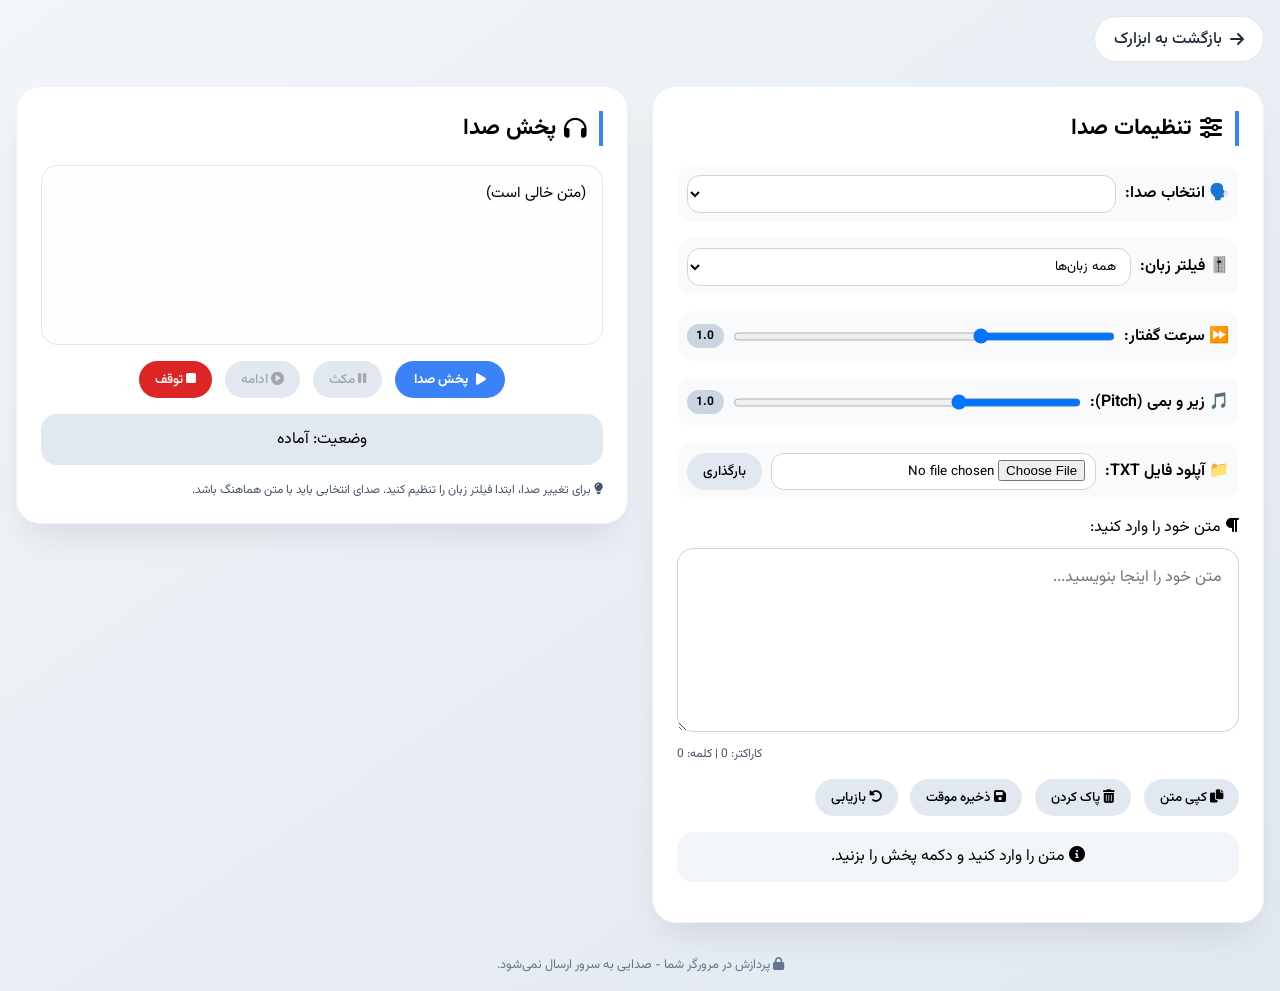
<file: tools/text-to-speech.html>
<!doctype html>
<html lang="fa" dir="rtl">
  <head>
    <meta charset="UTF-8" />
    <meta
      name="viewport"
      content="width=device-width, initial-scale=1.0, viewport-fit=cover"
    />
    <title>متن به صدا | ابزارک</title>
    <link
      rel="stylesheet"
      href="https://cdnjs.cloudflare.com/ajax/libs/font-awesome/6.0.0-beta3/css/all.min.css"
    />
    <link
      href="https://fonts.googleapis.com/css2?family=Vazirmatn:wght@400;500;600;700;800&display=swap"
      rel="stylesheet"
    />
    <style>
      * {
        margin: 0;
        padding: 0;
        box-sizing: border-box;
        font-family: "Vazirmatn", "Tahoma", sans-serif;
      }
      body {
        font-family: "Vazirmatn", "Tahoma", sans-serif;
        background: linear-gradient(145deg, #f1f5f9 0%, #e2e8f0 100%);
        padding: 1rem;
        min-height: 100vh;
      }
      .container {
        max-width: 1400px;
        margin: 0 auto;
      }
      .back-link {
        display: inline-flex;
        align-items: center;
        gap: 0.5rem;
        background: white;
        padding: 0.6rem 1.2rem;
        border-radius: 2rem;
        text-decoration: none;
        color: #1e293b;
        font-weight: 500;
        margin-bottom: 1.5rem;
        transition: 0.2s;
        border: 1px solid #e2e8f0;
      }
      .back-link:hover {
        background: #f8fafc;
        transform: translateX(-4px);
      }
      .tools-panel {
        display: grid;
        grid-template-columns: 1fr 1fr;
        gap: 1.5rem;
        align-items: start;
      }
      .card {
        background: white;
        border-radius: 1.5rem;
        padding: 1.5rem;
        box-shadow: 0 20px 35px -12px rgba(0, 0, 0, 0.1);
        border: 1px solid #eef2ff;
      }
      h2 {
        font-size: 1.4rem;
        font-weight: 700;
        display: flex;
        align-items: center;
        gap: 0.5rem;
        margin-bottom: 1.2rem;
        border-right: 4px solid #3b82f6;
        padding-right: 0.8rem;
      }
      .control-group {
        display: flex;
        flex-wrap: wrap;
        align-items: center;
        gap: 0.6rem;
        margin-bottom: 1rem;
        background: #f8fafc;
        padding: 0.6rem;
        border-radius: 1rem;
      }
      .control-group label {
        font-weight: 600;
        min-width: 80px;
      }
      select,
      input[type="range"],
      input[type="file"] {
        font-family: inherit;
        padding: 0.4rem 0.6rem;
        border-radius: 0.8rem;
        border: 1px solid #cbd5e1;
        background: white;
      }
      select {
        flex: 1;
        min-width: 150px;
      }
      input[type="range"] {
        flex: 1;
      }
      textarea {
        width: 100%;
        padding: 1rem;
        border-radius: 1rem;
        border: 1px solid #cbd5e1;
        font-size: 1rem;
        margin: 0.5rem 0;
        resize: vertical;
        font-family: inherit;
      }
      .counter {
        font-size: 0.75rem;
        color: #475569;
        text-align: left;
        margin-top: -0.3rem;
        margin-bottom: 0.5rem;
      }
      .btn-group {
        display: flex;
        gap: 0.8rem;
        flex-wrap: wrap;
        margin: 1rem 0;
      }
      .primary-btn {
        background: #3b82f6;
        color: white;
        border: none;
        padding: 0.5rem 1.2rem;
        border-radius: 2rem;
        font-weight: bold;
        cursor: pointer;
        display: inline-flex;
        align-items: center;
        gap: 0.5rem;
      }
      .primary-btn:hover {
        background: #2563eb;
      }
      .secondary-btn {
        background: #e2e8f0;
        border: none;
        padding: 0.5rem 1rem;
        border-radius: 2rem;
        font-weight: 500;
        cursor: pointer;
      }
      .secondary-btn:hover {
        background: #cbd5e1;
      }
      .danger-btn {
        background: #dc2626;
        color: white;
      }
      .danger-btn:hover {
        background: #b91c1c;
      }
      .status-box {
        background: #f1f5f9;
        border-radius: 1rem;
        padding: 0.8rem;
        text-align: center;
        margin: 1rem 0;
      }
      .preview-box {
        background: #fefefe;
        border: 1px solid #e2e8f0;
        border-radius: 1rem;
        padding: 1rem;
        min-height: 180px;
        max-height: 300px;
        overflow-y: auto;
        white-space: pre-wrap;
        word-wrap: break-word;
        font-size: 0.95rem;
        line-height: 1.5;
      }
      .range-value {
        background: #cbd5e1;
        padding: 0.2rem 0.6rem;
        border-radius: 1rem;
        font-size: 0.75rem;
        font-weight: bold;
      }
      @media (max-width: 800px) {
        .tools-panel {
          grid-template-columns: 1fr;
        }
      }
      footer {
        text-align: center;
        margin-top: 2rem;
        color: #64748b;
        font-size: 0.8rem;
      }
    </style>
  </head>
  <body>
    <div class="container">
      <a href="../index.html" class="back-link"
        ><i class="fas fa-arrow-right"></i> بازگشت به ابزارک</a
      >
      <div class="tools-panel">
        <!-- سمت راست: تنظیمات و ویرایشگر متن -->
        <div class="card">
          <h2><i class="fas fa-sliders-h"></i> تنظیمات صدا</h2>
          <div class="control-group">
            <label>🗣️ انتخاب صدا:</label>
            <select id="voiceSelect"></select>
          </div>
          <div class="control-group">
            <label>🎚️ فیلتر زبان:</label>
            <select id="langFilter">
              <option value="">همه زبان‌ها</option>
              <option value="fa">فارسی</option>
              <option value="en">انگلیسی</option>
              <option value="ar">عربی</option>
              <option value="tr">ترکی</option>
              <option value="de">آلمانی</option>
              <option value="fr">فرانسوی</option>
              <option value="es">اسپانیایی</option>
            </select>
          </div>
          <div class="control-group">
            <label>⏩ سرعت گفتار:</label>
            <input
              type="range"
              id="rateSlider"
              min="0.5"
              max="2"
              step="0.05"
              value="1"
            />
            <span id="rateValue" class="range-value">1.0</span>
          </div>
          <div class="control-group">
            <label>🎵 زیر و بمی (Pitch):</label>
            <input
              type="range"
              id="pitchSlider"
              min="0.5"
              max="2"
              step="0.05"
              value="1"
            />
            <span id="pitchValue" class="range-value">1.0</span>
          </div>
          <div class="control-group">
            <label>📁 آپلود فایل TXT:</label>
            <input type="file" id="uploadFile" accept=".txt" style="flex: 1" />
            <button id="loadFileBtn" class="secondary-btn">بارگذاری</button>
          </div>
          <label><i class="fas fa-paragraph"></i> متن خود را وارد کنید:</label>
          <textarea
            id="textInput"
            rows="6"
            placeholder="متن خود را اینجا بنویسید..."
          ></textarea>
          <div class="counter" id="charCounter">کاراکتر: 0 | کلمه: 0</div>
          <div class="btn-group">
            <button id="copyTextBtn" class="secondary-btn">
              <i class="fas fa-copy"></i> کپی متن
            </button>
            <button id="clearTextBtn" class="secondary-btn">
              <i class="fas fa-trash-alt"></i> پاک کردن
            </button>
            <button id="saveLocalBtn" class="secondary-btn">
              <i class="fas fa-save"></i> ذخیره موقت
            </button>
            <button id="loadLocalBtn" class="secondary-btn">
              <i class="fas fa-undo-alt"></i> بازیابی
            </button>
          </div>
          <div id="infoStatus" class="status-box">
            <i class="fas fa-info-circle"></i> متن را وارد کنید و دکمه پخش را
            بزنید.
          </div>
        </div>

        <!-- سمت چپ: پیش‌نمایش و کنترل پخش -->
        <div class="card">
          <h2><i class="fas fa-headphones"></i> پخش صدا</h2>
          <div id="textPreview" class="preview-box">
            (پیش‌نمایش متن در اینجا نمایش داده می‌شود)
          </div>
          <div class="btn-group" style="justify-content: center">
            <button id="speakBtn" class="primary-btn">
              <i class="fas fa-play"></i> پخش صدا
            </button>
            <button id="pauseBtn" class="secondary-btn" disabled>
              <i class="fas fa-pause"></i> مکث
            </button>
            <button id="resumeBtn" class="secondary-btn" disabled>
              <i class="fas fa-play-circle"></i> ادامه
            </button>
            <button id="stopBtn" class="secondary-btn danger-btn" disabled>
              <i class="fas fa-stop"></i> توقف
            </button>
          </div>
          <div id="speechState" class="status-box" style="background: #e2e8f0">
            وضعیت: آماده
          </div>
          <p style="font-size: 0.75rem; margin-top: 0.8rem; color: #475569">
            <i class="fas fa-lightbulb"></i> برای تغییر صدا، ابتدا فیلتر زبان را
            تنظیم کنید. صدای انتخابی باید با متن هماهنگ باشد.
          </p>
        </div>
      </div>
      <footer>
        <i class="fas fa-lock"></i> پردازش در مرورگر شما - صدایی به سرور ارسال
        نمی‌شود.
      </footer>
    </div>

    <script>
      (function () {
        // ---------- عناصر DOM ----------
        const voiceSelect = document.getElementById("voiceSelect");
        const langFilter = document.getElementById("langFilter");
        const rateSlider = document.getElementById("rateSlider");
        const rateValue = document.getElementById("rateValue");
        const pitchSlider = document.getElementById("pitchSlider");
        const pitchValue = document.getElementById("pitchValue");
        const textInput = document.getElementById("textInput");
        const textPreview = document.getElementById("textPreview");
        const speakBtn = document.getElementById("speakBtn");
        const pauseBtn = document.getElementById("pauseBtn");
        const resumeBtn = document.getElementById("resumeBtn");
        const stopBtn = document.getElementById("stopBtn");
        const speechState = document.getElementById("speechState");
        const infoStatus = document.getElementById("infoStatus");
        const copyTextBtn = document.getElementById("copyTextBtn");
        const clearTextBtn = document.getElementById("clearTextBtn");
        const saveLocalBtn = document.getElementById("saveLocalBtn");
        const loadLocalBtn = document.getElementById("loadLocalBtn");
        const uploadFile = document.getElementById("uploadFile");
        const loadFileBtn = document.getElementById("loadFileBtn");
        const charCounter = document.getElementById("charCounter");

        let voices = [];
        let currentUtterance = null;
        let isSpeaking = false;
        let isPaused = false;

        // پشتیبانی از SpeechSynthesis
        if (!window.speechSynthesis) {
          infoStatus.innerHTML =
            '<i class="fas fa-exclamation-triangle"></i> مرورگر شما از گفتار پشتیبانی نمی‌کند.';
          speakBtn.disabled = true;
          return;
        }

        // ---------- بارگذاری لیست صداها ----------
        function loadVoices() {
          voices = window.speechSynthesis.getVoices();
          if (!voices.length) {
            setTimeout(loadVoices, 100);
            return;
          }
          populateVoiceList();
        }
        function populateVoiceList() {
          const selectedLang = langFilter.value;
          let filtered = voices;
          if (selectedLang) {
            filtered = voices.filter((voice) =>
              voice.lang.startsWith(selectedLang),
            );
            if (filtered.length === 0) filtered = voices; // fallback
          }
          voiceSelect.innerHTML = "";
          filtered.forEach((voice) => {
            const option = document.createElement("option");
            option.value = voice.name;
            option.textContent = `${voice.name} (${voice.lang})`;
            voiceSelect.appendChild(option);
          });
          if (voiceSelect.options.length === 0) {
            voiceSelect.innerHTML = "<option>هیچ صدایی یافت نشد</option>";
          }
        }
        window.speechSynthesis.onvoiceschanged = loadVoices;
        loadVoices();

        // فیلتر زبان تغییر کند
        langFilter.addEventListener("change", () => {
          populateVoiceList();
        });

        // ---------- به‌روزرسانی شمارش کاراکتر و کلمه ----------
        function updateCounter() {
          const text = textInput.value;
          const chars = text.length;
          const words = text.trim() ? text.trim().split(/\s+/).length : 0;
          charCounter.innerText = `کاراکتر: ${chars} | کلمه: ${words}`;
        }
        textInput.addEventListener("input", () => {
          updateCounter();
          updatePreview();
        });
        function updatePreview() {
          const txt = textInput.value;
          textPreview.innerText = txt || "(متن خالی است)";
        }
        updateCounter();
        updatePreview();

        // ---------- اسلایدرها ----------
        rateSlider.addEventListener(
          "input",
          () => (rateValue.innerText = rateSlider.value),
        );
        pitchSlider.addEventListener(
          "input",
          () => (pitchValue.innerText = pitchSlider.value),
        );

        // ---------- کنترل پخش ----------
        function cancelSpeech() {
          if (window.speechSynthesis.speaking) {
            window.speechSynthesis.cancel();
          }
          isSpeaking = false;
          isPaused = false;
          currentUtterance = null;
          updateButtonsState();
          speechState.innerText = "وضعیت: متوقف";
          infoStatus.innerHTML =
            '<i class="fas fa-info-circle"></i> پخش متوقف شد.';
        }
        function updateButtonsState() {
          speakBtn.disabled = isSpeaking && !isPaused;
          pauseBtn.disabled = !(isSpeaking && !isPaused);
          resumeBtn.disabled = !(isSpeaking && isPaused);
          stopBtn.disabled = !isSpeaking;
        }
        function speak() {
          const text = textInput.value.trim();
          if (!text) {
            infoStatus.innerHTML =
              '<i class="fas fa-exclamation-triangle"></i> لطفاً متنی وارد کنید.';
            return;
          }
          cancelSpeech();
          const utterance = new SpeechSynthesisUtterance(text);
          const selectedVoiceName = voiceSelect.value;
          const selectedVoice = voices.find(
            (v) => v.name === selectedVoiceName,
          );
          if (selectedVoice) utterance.voice = selectedVoice;
          utterance.rate = parseFloat(rateSlider.value);
          utterance.pitch = parseFloat(pitchSlider.value);
          utterance.lang = selectedVoice ? selectedVoice.lang : "fa-IR";
          utterance.onstart = () => {
            isSpeaking = true;
            isPaused = false;
            updateButtonsState();
            speechState.innerText = "وضعیت: در حال پخش...";
            infoStatus.innerHTML =
              '<i class="fas fa-volume-up"></i> در حال صحبت کردن...';
          };
          utterance.onend = () => {
            isSpeaking = false;
            isPaused = false;
            currentUtterance = null;
            updateButtonsState();
            speechState.innerText = "وضعیت: پایان یافت";
            infoStatus.innerHTML =
              '<i class="fas fa-check-circle"></i> پخش کامل شد.';
          };
          utterance.onerror = (e) => {
            console.error(e);
            isSpeaking = false;
            isPaused = false;
            updateButtonsState();
            speechState.innerText = "وضعیت: خطا";
            infoStatus.innerHTML =
              '<i class="fas fa-exclamation-triangle"></i> خطا در پخش صدا.';
          };
          currentUtterance = utterance;
          window.speechSynthesis.speak(utterance);
          updateButtonsState();
        }
        function pauseSpeech() {
          if (window.speechSynthesis.speaking && !isPaused) {
            window.speechSynthesis.pause();
            isPaused = true;
            updateButtonsState();
            speechState.innerText = "وضعیت: مکث";
            infoStatus.innerHTML =
              '<i class="fas fa-pause"></i> پخش متوقف شد. برای ادامه کلیک کنید.';
          }
        }
        function resumeSpeech() {
          if (isPaused) {
            window.speechSynthesis.resume();
            isPaused = false;
            updateButtonsState();
            speechState.innerText = "وضعیت: در حال پخش...";
            infoStatus.innerHTML =
              '<i class="fas fa-volume-up"></i> ادامه پخش...';
          }
        }
        function stopSpeech() {
          cancelSpeech();
        }

        speakBtn.addEventListener("click", speak);
        pauseBtn.addEventListener("click", pauseSpeech);
        resumeBtn.addEventListener("click", resumeSpeech);
        stopBtn.addEventListener("click", stopSpeech);

        // ---------- دکمه‌های کمکی ----------
        copyTextBtn.addEventListener("click", () => {
          const text = textInput.value;
          if (text) {
            navigator.clipboard.writeText(text);
            alert("✅ متن کپی شد");
          } else alert("متن خالی است");
        });
        clearTextBtn.addEventListener("click", () => {
          textInput.value = "";
          updateCounter();
          updatePreview();
          cancelSpeech();
        });
        const STORAGE_KEY = "textToSpeech_backup";
        saveLocalBtn.addEventListener("click", () => {
          const text = textInput.value;
          if (text) {
            localStorage.setItem(STORAGE_KEY, text);
            alert("متن ذخیره شد");
          } else alert("متن خالی است");
        });
        loadLocalBtn.addEventListener("click", () => {
          const saved = localStorage.getItem(STORAGE_KEY);
          if (saved) {
            textInput.value = saved;
            updateCounter();
            updatePreview();
            alert("متن بازیابی شد");
          } else alert("هیچ متن ذخیره‌ای یافت نشد");
        });
        loadFileBtn.addEventListener("click", () => {
          const file = uploadFile.files[0];
          if (!file) {
            alert("لطفاً یک فایل TXT انتخاب کنید.");
            return;
          }
          const reader = new FileReader();
          reader.onload = (e) => {
            textInput.value = e.target.result;
            updateCounter();
            updatePreview();
            alert("فایل با موفقیت بارگذاری شد.");
          };
          reader.onerror = () => alert("خطا در خواندن فایل");
          reader.readAsText(file, "UTF-8");
        });
      })();
    </script>
  </body>
</html>
</file>
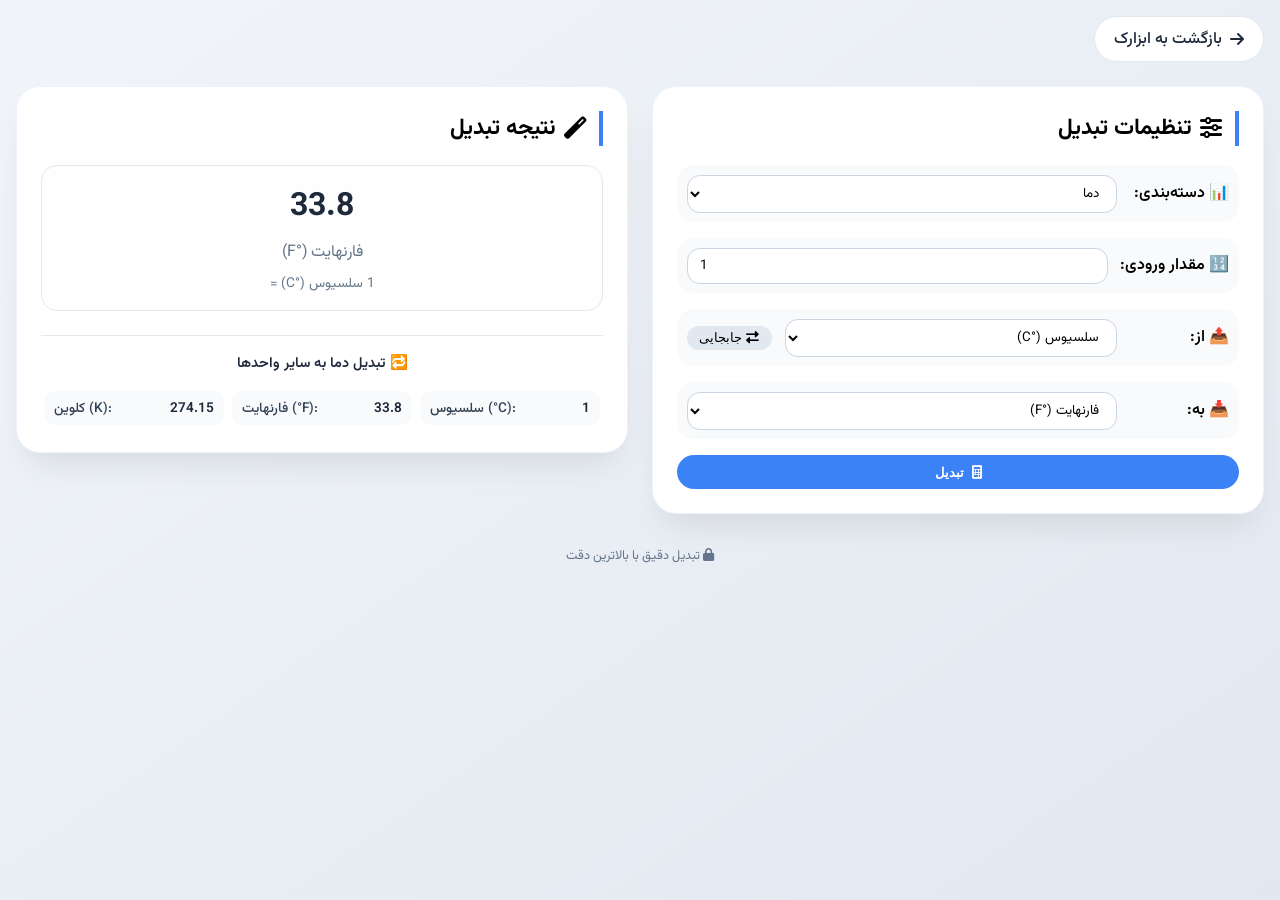
<file: tools/unit-converter.html>
<!doctype html>
<html lang="fa" dir="rtl">
  <head>
    <meta charset="UTF-8" />
    <meta
      name="viewport"
      content="width=device-width, initial-scale=1.0, viewport-fit=cover"
    />
    <title>تبدیل واحدهای اندازه گیری | ابزارک</title>
    <link
      rel="stylesheet"
      href="https://cdnjs.cloudflare.com/ajax/libs/font-awesome/6.0.0-beta3/css/all.min.css"
    />
    <link
      href="https://fonts.googleapis.com/css2?family=Vazirmatn:wght@400;500;600;700;800&display=swap"
      rel="stylesheet"
    />
    <style>
      * {
        margin: 0;
        padding: 0;
        box-sizing: border-box;
      }
      body {
        font-family: "Vazirmatn", "Tahoma", sans-serif;
        background: linear-gradient(145deg, #f1f5f9 0%, #e2e8f0 100%);
        padding: 1rem;
        min-height: 100vh;
      }
      .container {
        max-width: 1400px;
        margin: 0 auto;
      }
      .back-link {
        display: inline-flex;
        align-items: center;
        gap: 0.5rem;
        background: white;
        padding: 0.6rem 1.2rem;
        border-radius: 2rem;
        text-decoration: none;
        color: #1e293b;
        font-weight: 500;
        margin-bottom: 1.5rem;
        border: 1px solid #e2e8f0;
      }
      .back-link:hover {
        background: #f8fafc;
        transform: translateX(-4px);
      }
      .tools-panel {
        display: grid;
        grid-template-columns: 1fr 1fr;
        gap: 1.5rem;
        align-items: start;
      }
      .card {
        background: white;
        border-radius: 1.5rem;
        padding: 1.5rem;
        box-shadow: 0 20px 35px -12px rgba(0, 0, 0, 0.1);
        border: 1px solid #eef2ff;
      }
      h2 {
        font-size: 1.4rem;
        font-weight: 700;
        display: flex;
        align-items: center;
        gap: 0.5rem;
        margin-bottom: 1.2rem;
        border-right: 4px solid #3b82f6;
        padding-right: 0.8rem;
      }
      .control-group {
        display: flex;
        flex-wrap: wrap;
        align-items: center;
        gap: 0.8rem;
        margin-bottom: 1rem;
        background: #f8fafc;
        padding: 0.6rem;
        border-radius: 1rem;
      }
      .control-group label {
        font-weight: 600;
        min-width: 100px;
      }
      select,
      input {
        font-family: inherit;
        padding: 0.4rem 0.8rem;
        border-radius: 0.8rem;
        border: 1px solid #cbd5e1;
        background: white;
        flex: 1;
      }
      input {
        text-align: left;
        direction: ltr;
      }
      .btn-primary {
        background: #3b82f6;
        color: white;
        border: none;
        padding: 0.6rem 1.2rem;
        border-radius: 2rem;
        font-weight: bold;
        cursor: pointer;
        width: 100%;
        display: flex;
        align-items: center;
        justify-content: center;
        gap: 0.5rem;
        margin-top: 1rem;
      }
      .btn-primary:hover {
        background: #2563eb;
      }
      .result-box {
        background: #fefefe;
        border: 1px solid #e2e8f0;
        border-radius: 1rem;
        padding: 1rem;
        text-align: center;
        color: #475569;
      }
      .result-value {
        font-size: 2rem;
        font-weight: 700;
        color: #1e293b;
        direction: ltr;
        text-align: center;
      }
      .result-unit {
        font-size: 1rem;
        color: #64748b;
        margin-top: 0.5rem;
      }
      .swap-btn {
        background: #e2e8f0;
        border: none;
        border-radius: 2rem;
        padding: 0.3rem 0.8rem;
        cursor: pointer;
        font-size: 0.8rem;
      }
      .other-units-table {
        margin-top: 1.5rem;
        border-top: 1px solid #e2e8f0;
        padding-top: 1rem;
      }
      .other-units-title {
        font-size: 0.9rem;
        font-weight: 600;
        color: #1e293b;
        margin-bottom: 0.8rem;
        text-align: center;
      }
      .units-grid {
        display: grid;
        grid-template-columns: repeat(auto-fill, minmax(160px, 1fr));
        gap: 0.5rem;
        max-height: 250px;
        overflow-y: auto;
        padding: 0.2rem;
      }
      .unit-item {
        background: #f8fafc;
        border-radius: 0.6rem;
        padding: 0.4rem 0.6rem;
        display: flex;
        justify-content: space-between;
        align-items: baseline;
        font-size: 0.85rem;
        direction: ltr;
        text-align: left;
      }
      .unit-label {
        font-weight: 500;
        color: #334155;
      }
      .unit-value {
        font-weight: 600;
        color: #1e293b;
      }
      @media (max-width: 800px) {
        .tools-panel {
          grid-template-columns: 1fr;
        }
      }
      footer {
        text-align: center;
        margin-top: 2rem;
        color: #64748b;
        font-size: 0.8rem;
      }
    </style>
  </head>
  <body>
    <div class="container">
      <a href="../index.html" class="back-link"
        ><i class="fas fa-arrow-right"></i> بازگشت به ابزارک</a
      >
      <div class="tools-panel">
        <div class="card">
          <h2><i class="fas fa-sliders-h"></i> تنظیمات تبدیل</h2>
          <div class="control-group">
            <label>📊 دسته‌بندی:</label>
            <select id="categorySelect"></select>
          </div>
          <div class="control-group">
            <label>🔢 مقدار ورودی:</label>
            <input
              type="number"
              id="inputValue"
              value="1"
              step="any"
              placeholder="مقدار را وارد کنید"
            />
          </div>
          <div class="control-group">
            <label>📤 از:</label>
            <select id="fromUnit"></select>
            <button id="swapBtn" class="swap-btn">
              <i class="fas fa-exchange-alt"></i> جابجایی
            </button>
          </div>
          <div class="control-group">
            <label>📥 به:</label>
            <select id="toUnit"></select>
          </div>
          <button id="convertBtn" class="btn-primary">
            <i class="fas fa-calculator"></i> تبدیل
          </button>
        </div>
        <div class="card">
          <h2><i class="fas fa-magic"></i> نتیجه تبدیل</h2>
          <div id="resultArea" class="result-box">
            <div style="color: #94a3b8">
              <i class="fas fa-exchange-alt" style="font-size: 2rem"></i>
              <p>نتیجه تبدیل در اینجا نمایش داده می‌شود</p>
            </div>
          </div>
          <div
            id="otherUnitsArea"
            class="other-units-table"
            style="display: none"
          >
            <div class="other-units-title">
              🔁 تبدیل <span id="otherUnitsCategoryName"></span> به سایر واحدها
            </div>
            <div id="unitsGrid" class="units-grid"></div>
          </div>
        </div>
      </div>
      <footer><i class="fas fa-lock"></i> تبدیل دقیق با بالاترین دقت</footer>
    </div>

    <script>
      // ========== تعریف کامل واحدها برای هر دسته (کامل‌ترین نسخه) ==========
      const conversionData = {
        temperature: {
          name: "دما",
          units: ["celsius", "fahrenheit", "kelvin"],
          labels: ["سلسیوس (°C)", "فارنهایت (°F)", "کلوین (K)"],
          convert: function (value, from, to) {
            // تبدیل به سلسیوس
            let celsius;
            if (from === "celsius") celsius = value;
            else if (from === "fahrenheit") celsius = ((value - 32) * 5) / 9;
            else if (from === "kelvin") celsius = value - 273.15;
            // تبدیل از سلسیوس به مقصد
            if (to === "celsius") return celsius;
            else if (to === "fahrenheit") return (celsius * 9) / 5 + 32;
            else if (to === "kelvin") return celsius + 273.15;
            return value;
          },
          getAllConversions: function (value, fromUnit) {
            // تبدیل مقدار ورودی به تمام واحدهای این دسته
            const results = {};
            for (let i = 0; i < this.units.length; i++) {
              const toUnit = this.units[i];
              results[toUnit] = this.convert(value, fromUnit, toUnit);
            }
            return results;
          },
        },
        length: {
          name: "طول",
          units: [
            "nm",
            "um",
            "mm",
            "cm",
            "dm",
            "m",
            "km",
            "in",
            "ft",
            "yd",
            "mile",
            "nmi",
          ],
          labels: [
            "نانومتر (nm)",
            "میکرومتر (µm)",
            "میلی‌متر (mm)",
            "سانتی‌متر (cm)",
            "دسی‌متر (dm)",
            "متر (m)",
            "کیلومتر (km)",
            "اینچ (in)",
            "فوت (ft)",
            "یارد (yd)",
            "مایل (mile)",
            "مایل دریایی (nmi)",
          ],
          factor: {
            nm: 1e-9,
            um: 1e-6,
            mm: 0.001,
            cm: 0.01,
            dm: 0.1,
            m: 1,
            km: 1000,
            in: 0.0254,
            ft: 0.3048,
            yd: 0.9144,
            mile: 1609.344,
            nmi: 1852,
          },
          convert: function (value, from, to) {
            const meterValue = value * this.factor[from];
            return meterValue / this.factor[to];
          },
          getAllConversions: function (value, fromUnit) {
            const results = {};
            for (let i = 0; i < this.units.length; i++) {
              const toUnit = this.units[i];
              results[toUnit] = this.convert(value, fromUnit, toUnit);
            }
            return results;
          },
        },
        weight: {
          name: "وزن/جرم",
          units: [
            "ug",
            "mg",
            "cg",
            "dg",
            "g",
            "dag",
            "hg",
            "kg",
            "t",
            "oz",
            "lb",
            "st",
          ],
          labels: [
            "میکروگرم (µg)",
            "میلی‌گرم (mg)",
            "سانتی‌گرم (cg)",
            "دسی‌گرم (dg)",
            "گرم (g)",
            "دکاگرم (dag)",
            "هکتوگرم (hg)",
            "کیلوگرم (kg)",
            "تن (t)",
            "اونس (oz)",
            "پوند (lb)",
            "استون (st)",
          ],
          factor: {
            ug: 1e-9,
            mg: 1e-6,
            cg: 1e-5,
            dg: 1e-4,
            g: 0.001,
            dag: 0.01,
            hg: 0.1,
            kg: 1,
            t: 1000,
            oz: 0.0283495,
            lb: 0.453592,
            st: 6.35029,
          },
          convert: function (value, from, to) {
            const kgValue = value * this.factor[from];
            return kgValue / this.factor[to];
          },
          getAllConversions: function (value, fromUnit) {
            const results = {};
            for (let i = 0; i < this.units.length; i++) {
              const toUnit = this.units[i];
              results[toUnit] = this.convert(value, fromUnit, toUnit);
            }
            return results;
          },
        },
        volume: {
          name: "حجم",
          units: [
            "ml",
            "cl",
            "dl",
            "l",
            "hl",
            "m3",
            "in3",
            "ft3",
            "gal_us",
            "gal_uk",
            "qt_us",
            "pt_us",
          ],
          labels: [
            "میلی‌لیتر (mL)",
            "سانتی‌لیتر (cL)",
            "دسی‌لیتر (dL)",
            "لیتر (L)",
            "هکتولیتر (hL)",
            "متر مکعب (m³)",
            "اینچ مکعب (in³)",
            "فوت مکعب (ft³)",
            "گالن آمریکا (gal US)",
            "گالن بریتانیا (gal UK)",
            "کوارت آمریکا (qt US)",
            "پاینت آمریکا (pt US)",
          ],
          factor: {
            ml: 0.001,
            cl: 0.01,
            dl: 0.1,
            l: 1,
            hl: 100,
            m3: 1000,
            in3: 0.0163871,
            ft3: 28.3168,
            gal_us: 3.78541,
            gal_uk: 4.54609,
            qt_us: 0.946353,
            pt_us: 0.473176,
          },
          convert: function (value, from, to) {
            const literValue = value * this.factor[from];
            return literValue / this.factor[to];
          },
          getAllConversions: function (value, fromUnit) {
            const results = {};
            for (let i = 0; i < this.units.length; i++) {
              const toUnit = this.units[i];
              results[toUnit] = this.convert(value, fromUnit, toUnit);
            }
            return results;
          },
        },
        area: {
          name: "مساحت",
          units: [
            "mm2",
            "cm2",
            "dm2",
            "m2",
            "dam2",
            "hm2",
            "km2",
            "ha",
            "acre",
            "ft2",
            "yd2",
            "mile2",
          ],
          labels: [
            "میلی‌متر مربع (mm²)",
            "سانتی‌متر مربع (cm²)",
            "دسی‌متر مربع (dm²)",
            "متر مربع (m²)",
            "دکامتر مربع (dam²)",
            "هکتومتر مربع (hm²)",
            "کیلومتر مربع (km²)",
            "هکتار (ha)",
            "جریب (acre)",
            "فوت مربع (ft²)",
            "یارد مربع (yd²)",
            "مایل مربع (mile²)",
          ],
          factor: {
            mm2: 1e-6,
            cm2: 0.0001,
            dm2: 0.01,
            m2: 1,
            dam2: 100,
            hm2: 10000,
            km2: 1e6,
            ha: 10000,
            acre: 4046.86,
            ft2: 0.092903,
            yd2: 0.836127,
            mile2: 2.58999e6,
          },
          convert: function (value, from, to) {
            const m2Value = value * this.factor[from];
            return m2Value / this.factor[to];
          },
          getAllConversions: function (value, fromUnit) {
            const results = {};
            for (let i = 0; i < this.units.length; i++) {
              const toUnit = this.units[i];
              results[toUnit] = this.convert(value, fromUnit, toUnit);
            }
            return results;
          },
        },
        time: {
          name: "زمان",
          units: [
            "ns",
            "us",
            "ms",
            "s",
            "min",
            "h",
            "d",
            "wk",
            "mo",
            "yr",
            "decade",
            "century",
          ],
          labels: [
            "نانوثانیه (ns)",
            "میکروثانیه (µs)",
            "میلی‌ثانیه (ms)",
            "ثانیه (s)",
            "دقیقه (min)",
            "ساعت (h)",
            "روز (d)",
            "هفته (wk)",
            "ماه (mo)",
            "سال (yr)",
            "دهه (decade)",
            "قرن (century)",
          ],
          factor: {
            ns: 1e-9,
            us: 1e-6,
            ms: 0.001,
            s: 1,
            min: 60,
            h: 3600,
            d: 86400,
            wk: 604800,
            mo: 2592000,
            yr: 31536000,
            decade: 315360000,
            century: 3153600000,
          },
          convert: function (value, from, to) {
            const secondsValue = value * this.factor[from];
            return secondsValue / this.factor[to];
          },
          getAllConversions: function (value, fromUnit) {
            const results = {};
            for (let i = 0; i < this.units.length; i++) {
              const toUnit = this.units[i];
              results[toUnit] = this.convert(value, fromUnit, toUnit);
            }
            return results;
          },
        },
        speed: {
          name: "سرعت",
          units: ["ms", "kmh", "mph", "kn", "fts"],
          labels: [
            "متر بر ثانیه (m/s)",
            "کیلومتر بر ساعت (km/h)",
            "مایل بر ساعت (mph)",
            "گره (kn)",
            "فوت بر ثانیه (ft/s)",
          ],
          factor: {
            ms: 1,
            kmh: 0.27777778,
            mph: 0.44704,
            kn: 0.514444,
            fts: 0.3048,
          },
          convert: function (value, from, to) {
            const msValue = value * this.factor[from];
            return msValue / this.factor[to];
          },
          getAllConversions: function (value, fromUnit) {
            const results = {};
            for (let i = 0; i < this.units.length; i++) {
              const toUnit = this.units[i];
              results[toUnit] = this.convert(value, fromUnit, toUnit);
            }
            return results;
          },
        },
        pressure: {
          name: "فشار",
          units: [
            "pa",
            "hpa",
            "kpa",
            "bar",
            "mbar",
            "atm",
            "mmhg",
            "psi",
            "torr",
          ],
          labels: [
            "پاسکال (Pa)",
            "هکتوپاسکال (hPa)",
            "کیلوپاسکال (kPa)",
            "بار (bar)",
            "میلی‌بار (mbar)",
            "اتمسفر (atm)",
            "میلی‌متر جیوه (mmHg)",
            "پوند بر اینچ مربع (psi)",
            "تور (Torr)",
          ],
          factor: {
            pa: 1,
            hpa: 100,
            kpa: 1000,
            bar: 100000,
            mbar: 100,
            atm: 101325,
            mmhg: 133.322,
            psi: 6894.76,
            torr: 133.322,
          },
          convert: function (value, from, to) {
            const paValue = value * this.factor[from];
            return paValue / this.factor[to];
          },
          getAllConversions: function (value, fromUnit) {
            const results = {};
            for (let i = 0; i < this.units.length; i++) {
              const toUnit = this.units[i];
              results[toUnit] = this.convert(value, fromUnit, toUnit);
            }
            return results;
          },
        },
        energy: {
          name: "انرژی",
          units: ["j", "kj", "cal", "kcal", "wh", "kwh", "ev", "btu", "therm"],
          labels: [
            "ژول (J)",
            "کیلوژول (kJ)",
            "کالری (cal)",
            "کیلوکالری (kcal)",
            "وات ساعت (Wh)",
            "کیلووات ساعت (kWh)",
            "الکترون‌ولت (eV)",
            "BTU",
            "ترم (therm)",
          ],
          factor: {
            j: 1,
            kj: 1000,
            cal: 4.184,
            kcal: 4184,
            wh: 3600,
            kwh: 3.6e6,
            ev: 1.602e-19,
            btu: 1055.06,
            therm: 1.05506e8,
          },
          convert: function (value, from, to) {
            const jValue = value * this.factor[from];
            return jValue / this.factor[to];
          },
          getAllConversions: function (value, fromUnit) {
            const results = {};
            for (let i = 0; i < this.units.length; i++) {
              const toUnit = this.units[i];
              results[toUnit] = this.convert(value, fromUnit, toUnit);
            }
            return results;
          },
        },
        power: {
          name: "توان",
          units: ["w", "kw", "mw", "hp", "ps"],
          labels: [
            "وات (W)",
            "کیلووات (kW)",
            "مگاوات (MW)",
            "اسب بخار (hp)",
            "اسب بخار متریک (ps)",
          ],
          factor: {
            w: 1,
            kw: 1000,
            mw: 1e6,
            hp: 745.7,
            ps: 735.5,
          },
          convert: function (value, from, to) {
            const wValue = value * this.factor[from];
            return wValue / this.factor[to];
          },
          getAllConversions: function (value, fromUnit) {
            const results = {};
            for (let i = 0; i < this.units.length; i++) {
              const toUnit = this.units[i];
              results[toUnit] = this.convert(value, fromUnit, toUnit);
            }
            return results;
          },
        },
        data: {
          name: "ذخیره‌سازی داده",
          units: ["b", "kb", "mb", "gb", "tb", "pb", "eb"],
          labels: [
            "بایت (B)",
            "کیلوبایت (KB)",
            "مگابایت (MB)",
            "گیگابایت (GB)",
            "ترابایت (TB)",
            "پتابایت (PB)",
            "اگزابایت (EB)",
          ],
          factor: {
            b: 1,
            kb: 1024,
            mb: 1048576,
            gb: 1073741824,
            tb: 1099511627776,
            pb: 1125899906842624,
            eb: 1152921504606846976,
          },
          convert: function (value, from, to) {
            const byteValue = value * this.factor[from];
            return byteValue / this.factor[to];
          },
          getAllConversions: function (value, fromUnit) {
            const results = {};
            for (let i = 0; i < this.units.length; i++) {
              const toUnit = this.units[i];
              results[toUnit] = this.convert(value, fromUnit, toUnit);
            }
            return results;
          },
        },
        angle: {
          name: "زاویه",
          units: ["deg", "rad", "grad", "arcmin", "arcsec"],
          labels: [
            "درجه (°)",
            "رادیان (rad)",
            "گراد (grad)",
            "دقیقه قوسی (arcmin)",
            "ثانیه قوسی (arcsec)",
          ],
          factor: {
            deg: 1,
            rad: 57.2957795,
            grad: 0.9,
            arcmin: 1 / 60,
            arcsec: 1 / 3600,
          },
          convert: function (value, from, to) {
            const degValue = value * this.factor[from];
            return degValue / this.factor[to];
          },
          getAllConversions: function (value, fromUnit) {
            const results = {};
            for (let i = 0; i < this.units.length; i++) {
              const toUnit = this.units[i];
              results[toUnit] = this.convert(value, fromUnit, toUnit);
            }
            return results;
          },
        },
        frequency: {
          name: "فرکانس",
          units: ["hz", "khz", "mhz", "ghz", "thz"],
          labels: [
            "هرتز (Hz)",
            "کیلوهرتز (kHz)",
            "مگاهرتز (MHz)",
            "گیگاهرتز (GHz)",
            "تراهرتز (THz)",
          ],
          factor: {
            hz: 1,
            khz: 1000,
            mhz: 1e6,
            ghz: 1e9,
            thz: 1e12,
          },
          convert: function (value, from, to) {
            const hzValue = value * this.factor[from];
            return hzValue / this.factor[to];
          },
          getAllConversions: function (value, fromUnit) {
            const results = {};
            for (let i = 0; i < this.units.length; i++) {
              const toUnit = this.units[i];
              results[toUnit] = this.convert(value, fromUnit, toUnit);
            }
            return results;
          },
        },
        density: {
          name: "چگالی",
          units: ["kgm3", "gcm3", "kgpl", "lbft3"],
          labels: [
            "کیلوگرم بر متر مکعب (kg/m³)",
            "گرم بر سانتی‌متر مکعب (g/cm³)",
            "کیلوگرم بر لیتر (kg/L)",
            "پوند بر فوت مکعب (lb/ft³)",
          ],
          factor: {
            kgm3: 1,
            gcm3: 1000,
            kgpl: 1000,
            lbft3: 16.0185,
          },
          convert: function (value, from, to) {
            const kgm3Value = value * this.factor[from];
            return kgm3Value / this.factor[to];
          },
          getAllConversions: function (value, fromUnit) {
            const results = {};
            for (let i = 0; i < this.units.length; i++) {
              const toUnit = this.units[i];
              results[toUnit] = this.convert(value, fromUnit, toUnit);
            }
            return results;
          },
        },
        force: {
          name: "نیرو",
          units: ["n", "kn", "kgf", "lbf", "dyn"],
          labels: [
            "نیوتن (N)",
            "کیلونیوتن (kN)",
            "کیلوگرم-نیرو (kgf)",
            "پوند-نیرو (lbf)",
            "داین (dyn)",
          ],
          factor: {
            n: 1,
            kn: 1000,
            kgf: 9.80665,
            lbf: 4.44822,
            dyn: 1e-5,
          },
          convert: function (value, from, to) {
            const nValue = value * this.factor[from];
            return nValue / this.factor[to];
          },
          getAllConversions: function (value, fromUnit) {
            const results = {};
            for (let i = 0; i < this.units.length; i++) {
              const toUnit = this.units[i];
              results[toUnit] = this.convert(value, fromUnit, toUnit);
            }
            return results;
          },
        },
        flowrate: {
          name: "دبی حجمی",
          units: ["m3s", "ls", "lmin", "m3h", "gpm_us"],
          labels: [
            "متر مکعب بر ثانیه (m³/s)",
            "لیتر بر ثانیه (L/s)",
            "لیتر بر دقیقه (L/min)",
            "متر مکعب بر ساعت (m³/h)",
            "گالن بر دقیقه آمریکا (GPM)",
          ],
          factor: {
            m3s: 1,
            ls: 0.001,
            lmin: 1.66667e-5,
            m3h: 0.00027778,
            gpm_us: 6.309e-5,
          },
          convert: function (value, from, to) {
            const m3sValue = value * this.factor[from];
            return m3sValue / this.factor[to];
          },
          getAllConversions: function (value, fromUnit) {
            const results = {};
            for (let i = 0; i < this.units.length; i++) {
              const toUnit = this.units[i];
              results[toUnit] = this.convert(value, fromUnit, toUnit);
            }
            return results;
          },
        },
        viscosity: {
          name: "لزجت",
          units: ["pas", "p", "cp", "mpas"],
          labels: [
            "پاسکال ثانیه (Pa·s)",
            "پواز (P)",
            "سانتی‌پواز (cP)",
            "میلی‌پاسکال ثانیه (mPa·s)",
          ],
          factor: {
            pas: 1,
            p: 0.1,
            cp: 0.001,
            mpas: 0.001,
          },
          convert: function (value, from, to) {
            const pasValue = value * this.factor[from];
            return pasValue / this.factor[to];
          },
          getAllConversions: function (value, fromUnit) {
            const results = {};
            for (let i = 0; i < this.units.length; i++) {
              const toUnit = this.units[i];
              results[toUnit] = this.convert(value, fromUnit, toUnit);
            }
            return results;
          },
        },
        conductivity: {
          name: "رسانایی الکتریکی",
          units: ["sm", "msm", "uscm", "mscm"],
          labels: [
            "زیمنس بر متر (S/m)",
            "میلی‌زیمنس بر متر (mS/m)",
            "میکروزیمنس بر سانتی‌متر (µS/cm)",
            "میلی‌زیمنس بر سانتی‌متر (mS/cm)",
          ],
          factor: {
            sm: 1,
            msm: 0.001,
            uscm: 0.0001,
            mscm: 0.1,
          },
          convert: function (value, from, to) {
            const smValue = value * this.factor[from];
            return smValue / this.factor[to];
          },
          getAllConversions: function (value, fromUnit) {
            const results = {};
            for (let i = 0; i < this.units.length; i++) {
              const toUnit = this.units[i];
              results[toUnit] = this.convert(value, fromUnit, toUnit);
            }
            return results;
          },
        },
      };

      // ساخت آپشن‌های دسته‌بندی
      const categorySelect = document.getElementById("categorySelect");
      for (const [key, data] of Object.entries(conversionData)) {
        const option = document.createElement("option");
        option.value = key;
        option.textContent = data.name;
        categorySelect.appendChild(option);
      }

      // عناصر
      const fromUnitSelect = document.getElementById("fromUnit");
      const toUnitSelect = document.getElementById("toUnit");
      const inputValue = document.getElementById("inputValue");
      const convertBtn = document.getElementById("convertBtn");
      const swapBtn = document.getElementById("swapBtn");
      const resultArea = document.getElementById("resultArea");
      const otherUnitsArea = document.getElementById("otherUnitsArea");
      const otherUnitsCategoryName = document.getElementById(
        "otherUnitsCategoryName",
      );
      const unitsGrid = document.getElementById("unitsGrid");

      let currentCategory = "length";
      let currentData = conversionData[currentCategory];

      function loadUnits() {
        const category = categorySelect.value;
        currentCategory = category;
        currentData = conversionData[category];
        if (!currentData) return;

        fromUnitSelect.innerHTML = "";
        toUnitSelect.innerHTML = "";
        for (let i = 0; i < currentData.units.length; i++) {
          const opt1 = document.createElement("option");
          opt1.value = currentData.units[i];
          opt1.textContent = currentData.labels[i];
          fromUnitSelect.appendChild(opt1);
          const opt2 = document.createElement("option");
          opt2.value = currentData.units[i];
          opt2.textContent = currentData.labels[i];
          toUnitSelect.appendChild(opt2);
        }
        // پیش‌فرض منطقی
        if (currentCategory === "temperature") {
          fromUnitSelect.value = "celsius";
          toUnitSelect.value = "fahrenheit";
        } else {
          fromUnitSelect.value = currentData.units[0];
          toUnitSelect.value = currentData.units[1] || currentData.units[0];
        }
        convert();
      }

      function swapUnits() {
        const fromVal = fromUnitSelect.value;
        const toVal = toUnitSelect.value;
        if (fromVal && toVal) {
          fromUnitSelect.value = toVal;
          toUnitSelect.value = fromVal;
          convert();
        }
      }

      function formatNumber(num) {
        // نمایش تا 10 رقم اعشار بدون trailing zeros اضافی
        if (Math.abs(num) < 1e-10) return "0";
        return parseFloat(num.toFixed(10)).toString();
      }

      function convert() {
        const value = parseFloat(inputValue.value);
        if (isNaN(value)) {
          resultArea.innerHTML =
            '<div style="color:#94a3b8;"><i class="fas fa-exclamation-triangle"></i><p>لطفاً یک مقدار عددی معتبر وارد کنید</p></div>';
          otherUnitsArea.style.display = "none";
          return;
        }
        const fromUnit = fromUnitSelect.value;
        const toUnit = toUnitSelect.value;
        if (!fromUnit || !toUnit) {
          resultArea.innerHTML =
            '<div style="color:#94a3b8;"><i class="fas fa-exclamation-triangle"></i><p>واحدها را انتخاب کنید</p></div>';
          otherUnitsArea.style.display = "none";
          return;
        }

        // تبدیل اصلی
        let result;
        if (currentData.convert) {
          result = currentData.convert(value, fromUnit, toUnit);
        } else {
          result = value;
        }

        const fromLabel =
          currentData.labels[currentData.units.indexOf(fromUnit)];
        const toLabel = currentData.labels[currentData.units.indexOf(toUnit)];
        resultArea.innerHTML = `
            <div class="result-value">${formatNumber(result)}</div>
            <div class="result-unit">${toLabel}</div>
            <div style="margin-top: 0.5rem; font-size: 0.85rem; color: #64748b;">
                ${formatNumber(value)} ${fromLabel} =
            </div>
        `;

        // نمایش تبدیل به سایر واحدهای همان دسته
        if (currentData.getAllConversions) {
          const allResults = currentData.getAllConversions(value, fromUnit);
          unitsGrid.innerHTML = "";
          for (let i = 0; i < currentData.units.length; i++) {
            const unitCode = currentData.units[i];
            const unitLabel = currentData.labels[i];
            const convertedValue = allResults[unitCode];
            const itemDiv = document.createElement("div");
            itemDiv.className = "unit-item";
            itemDiv.innerHTML = `<span class="unit-label">${unitLabel}:</span> <span class="unit-value">${formatNumber(convertedValue)}</span>`;
            unitsGrid.appendChild(itemDiv);
          }
          otherUnitsCategoryName.innerText = currentData.name;
          otherUnitsArea.style.display = "block";
        } else {
          otherUnitsArea.style.display = "none";
        }
      }

      categorySelect.addEventListener("change", loadUnits);
      fromUnitSelect.addEventListener("change", convert);
      toUnitSelect.addEventListener("change", convert);
      inputValue.addEventListener("input", convert);
      convertBtn.addEventListener("click", convert);
      swapBtn.addEventListener("click", swapUnits);

      // بار اولیه
      loadUnits();
    </script>
  </body>
</html>
</file>
